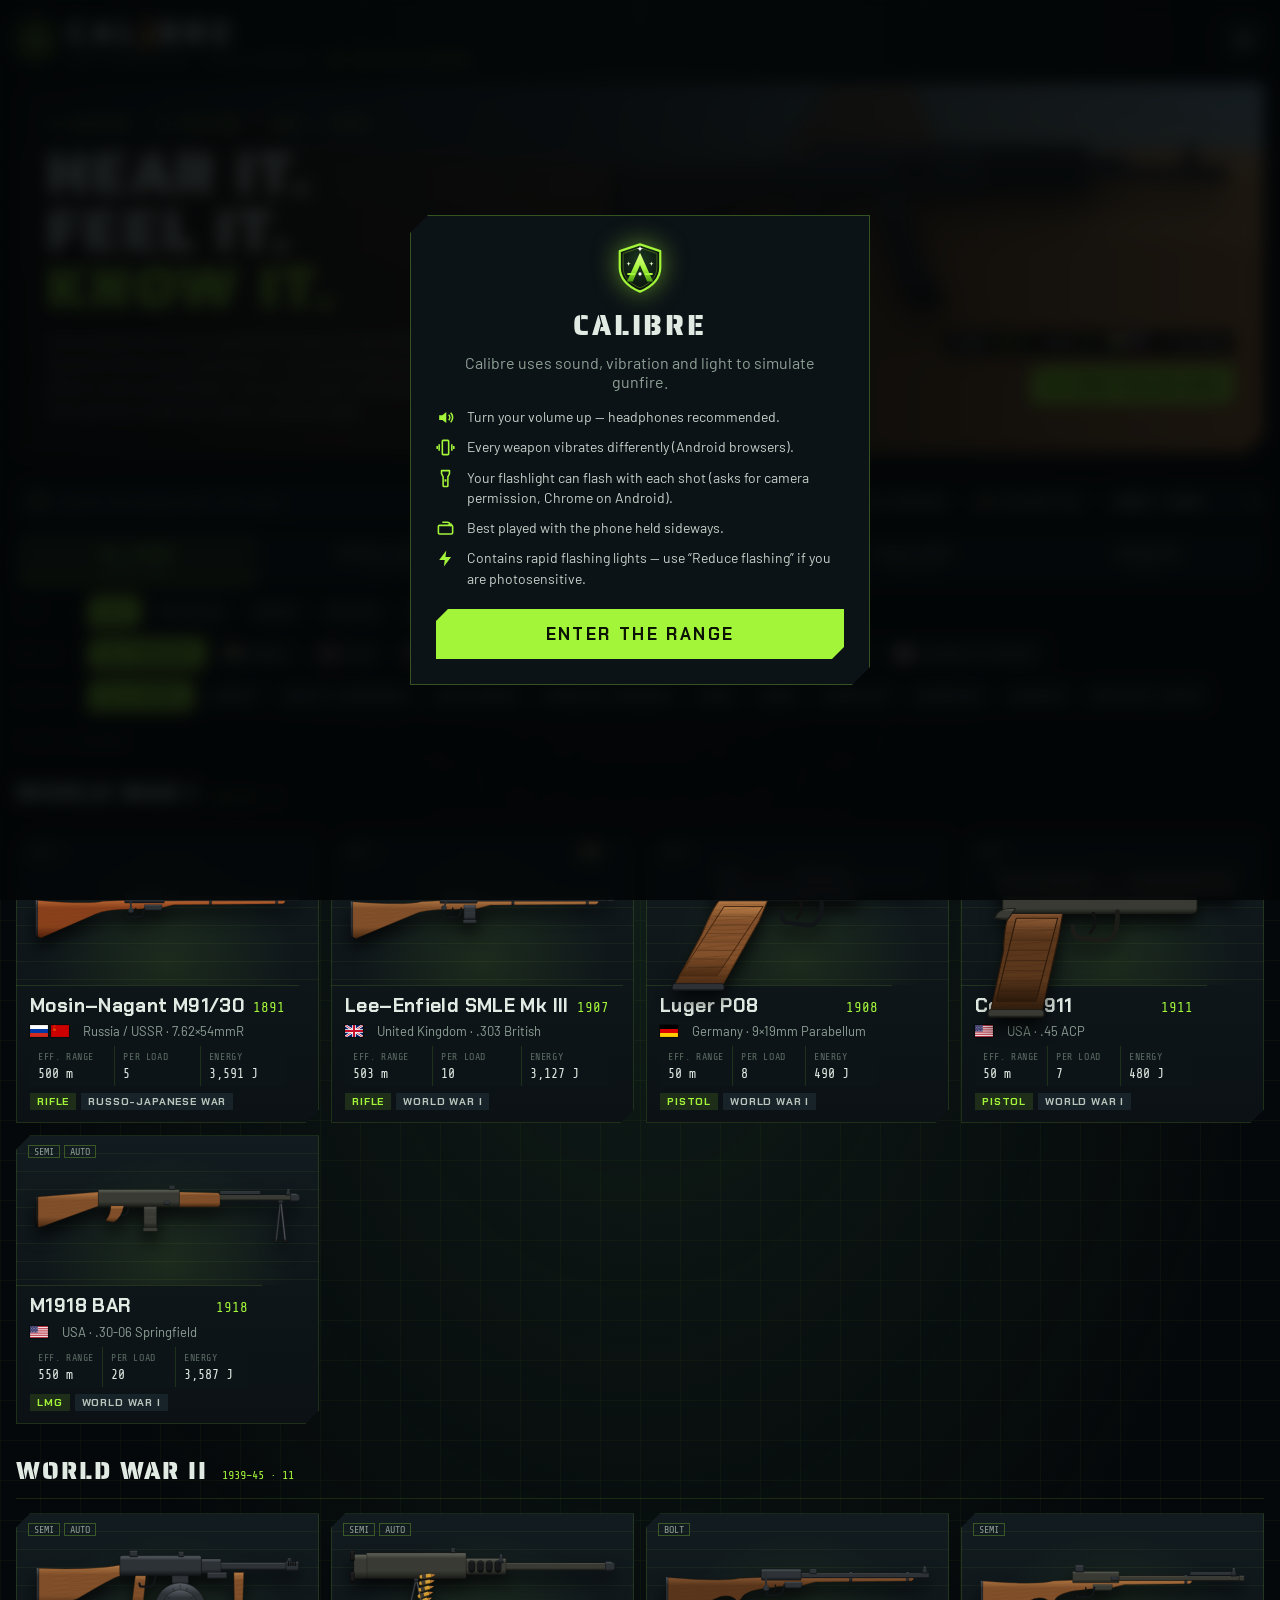
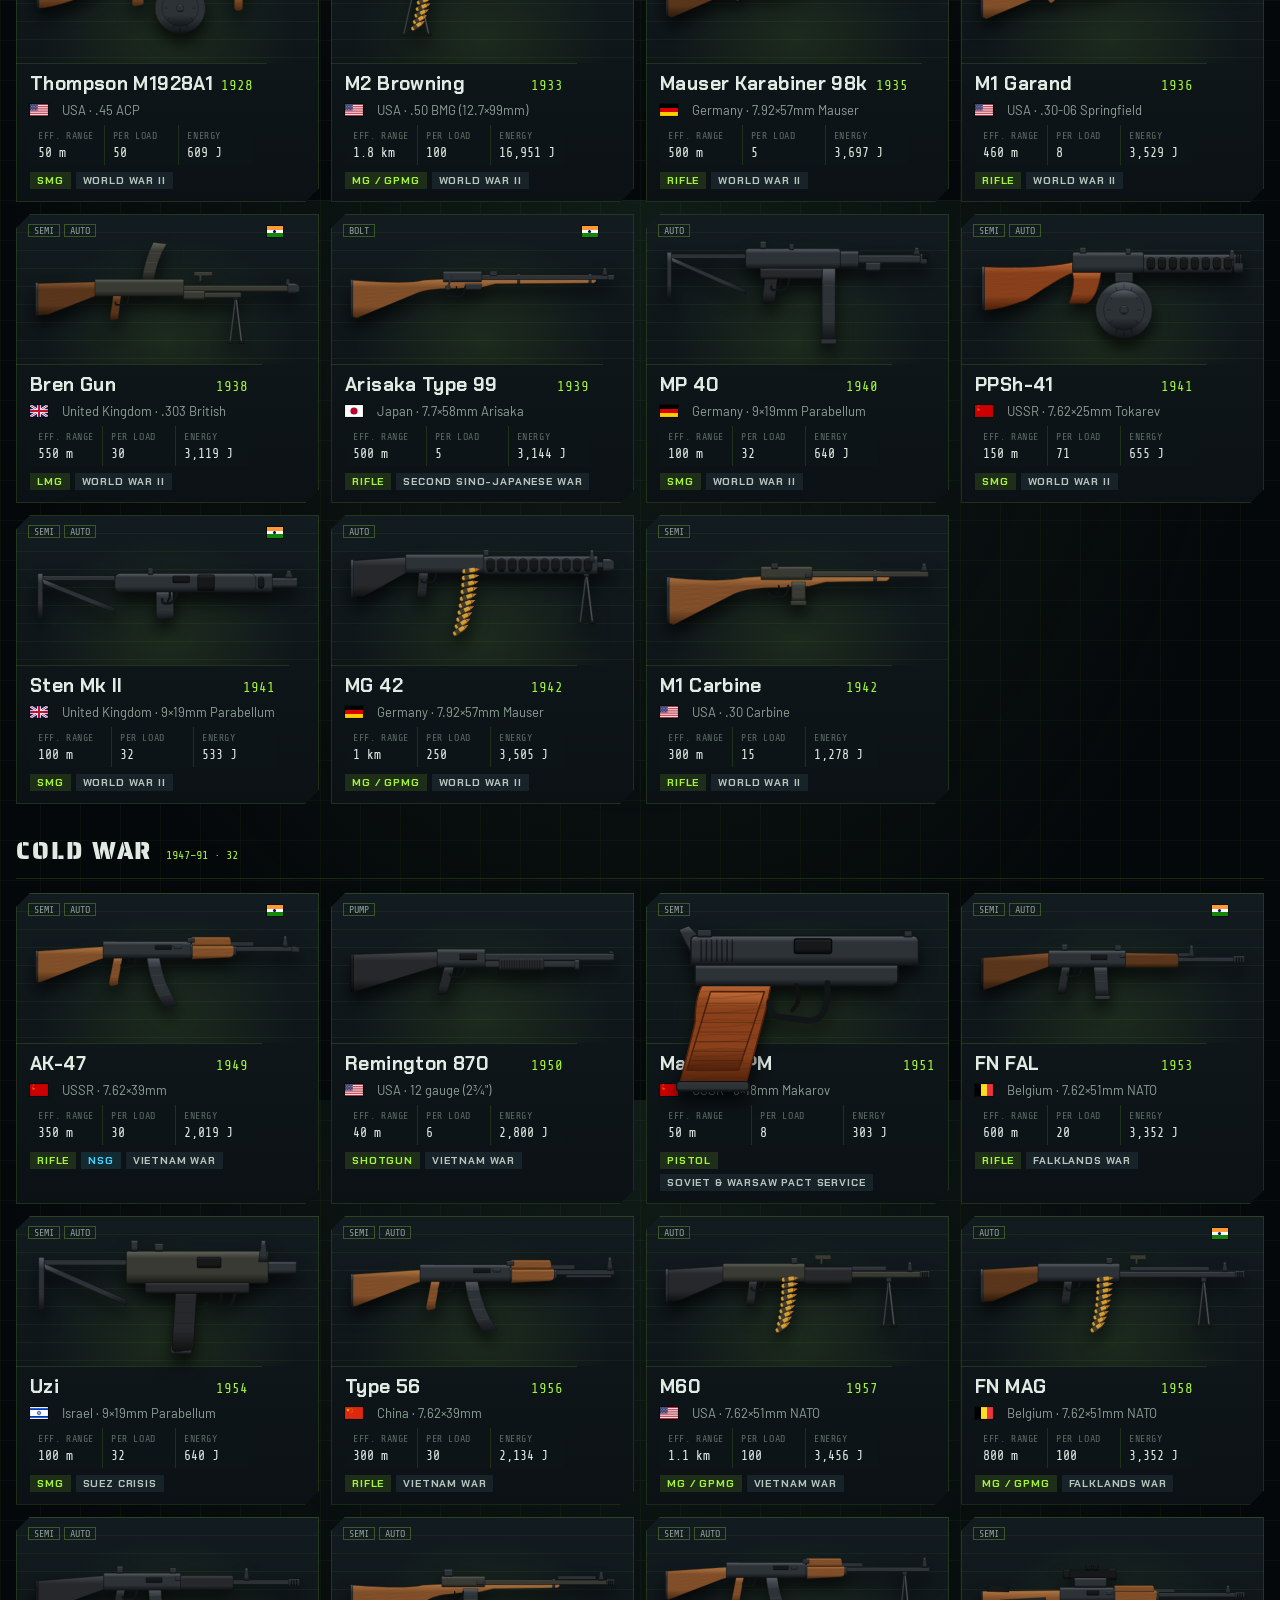
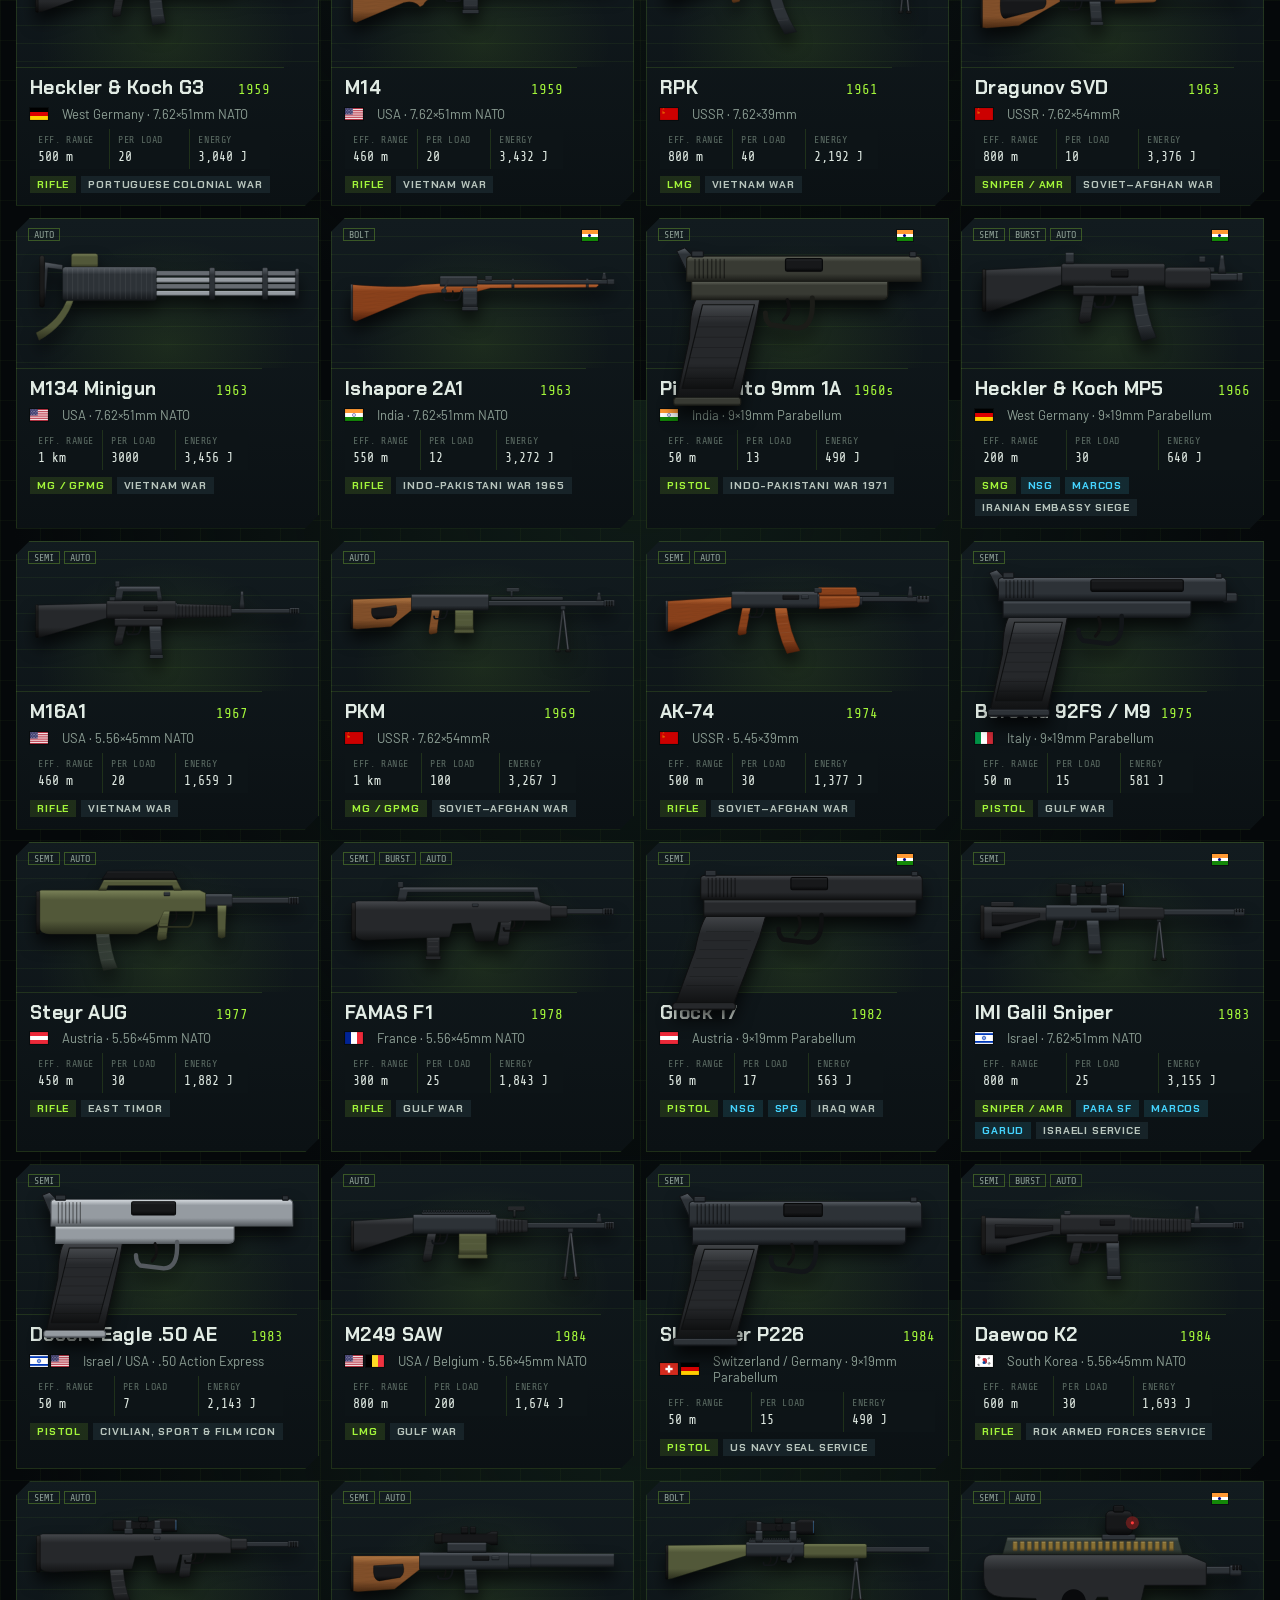
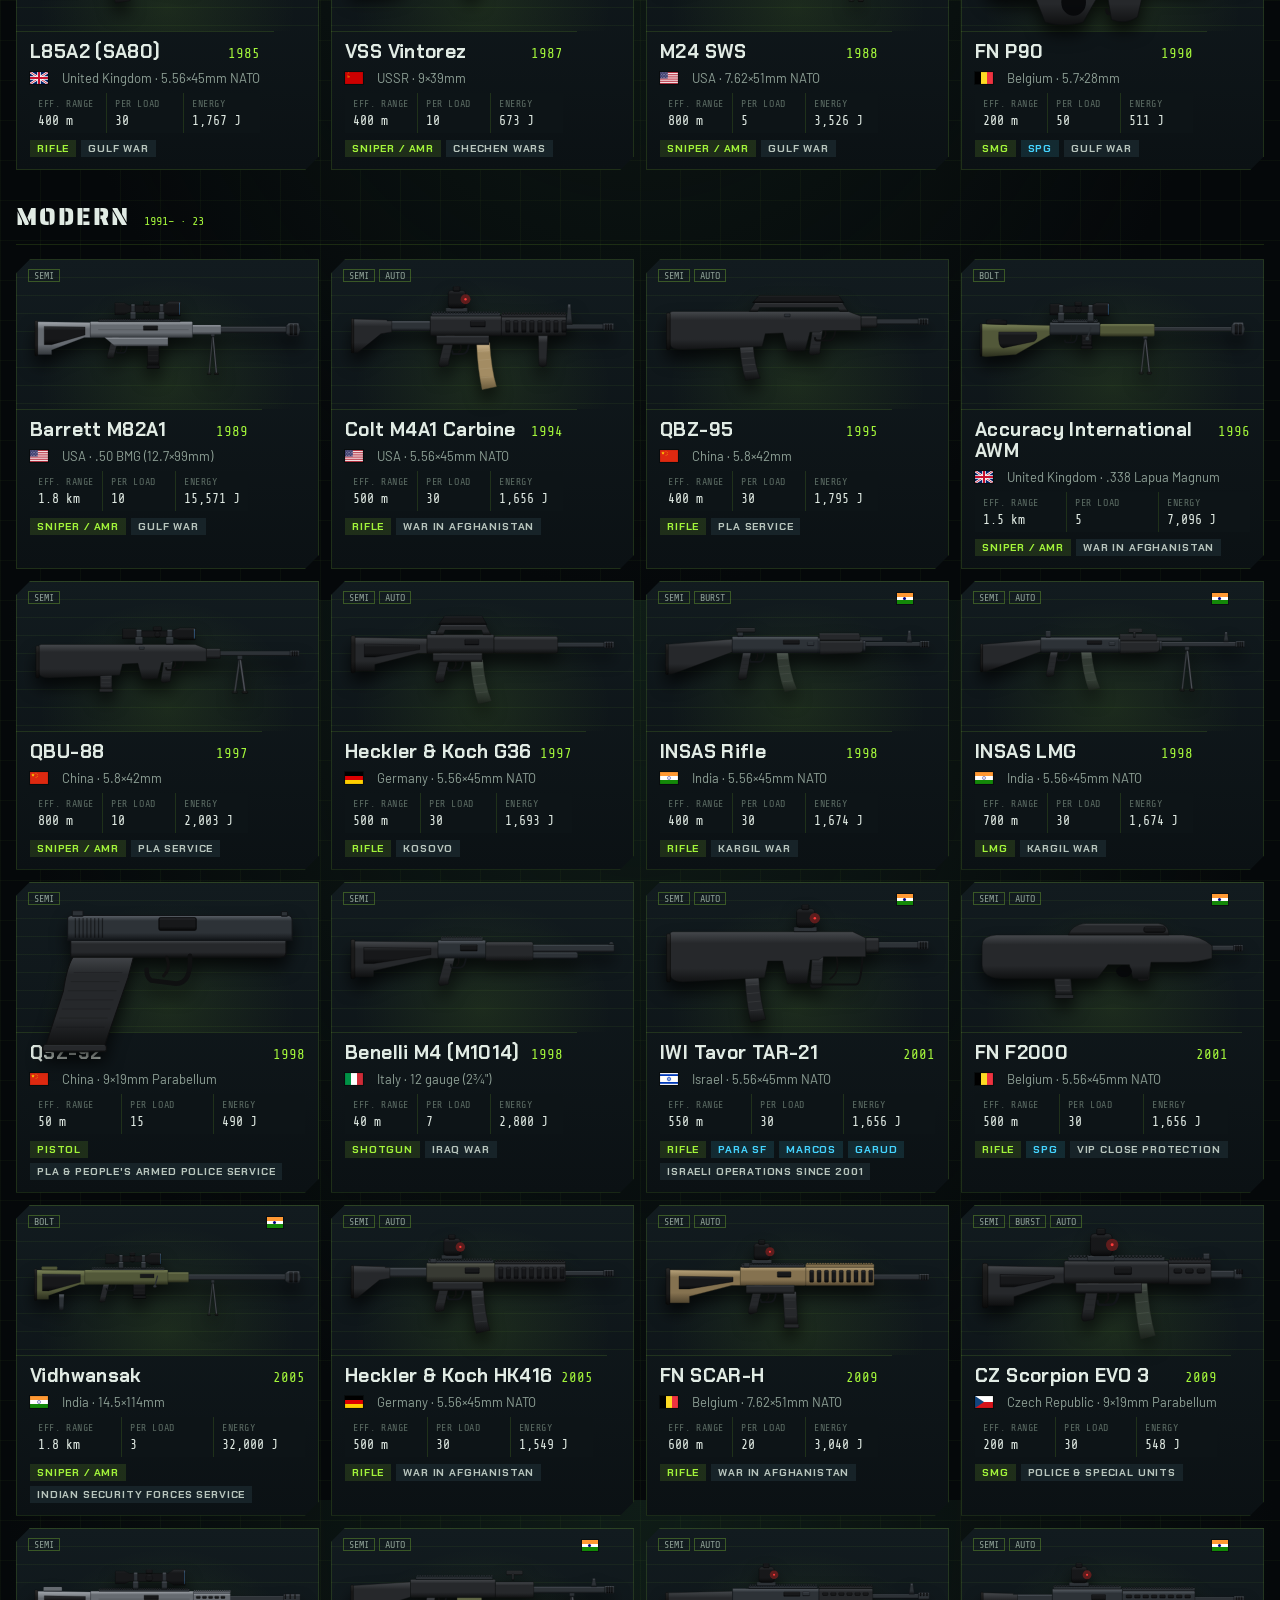
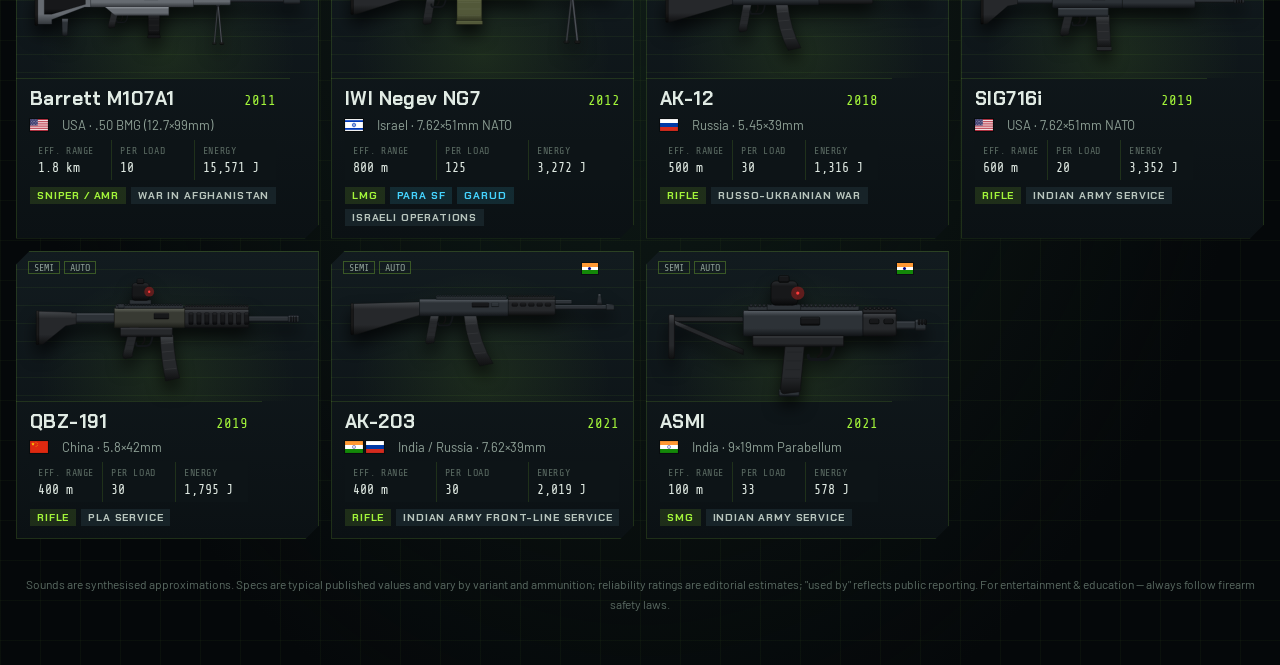
<file: index.html>
<!doctype html>
<html lang="en">
<head>
  <meta charset="utf-8" />
  <meta name="viewport" content="width=device-width, initial-scale=1, viewport-fit=cover" />
  <title>Calibre — Gun Simulator &amp; Field Manual · ARTIN Studios</title>
  <meta name="description" content="Calibre by ARTIN Studios — Realistic gun sound simulator with per-weapon vibration and flashlight effects, plus a field manual of famous firearms — including Indian service weapons." />
  <meta name="theme-color" content="#06090b" />
  <link rel="manifest" href="manifest.webmanifest" />
  <link rel="icon" href="icons/icon.svg" type="image/svg+xml" />
  <link rel="apple-touch-icon" href="icons/icon-192.png" />
  <meta name="mobile-web-app-capable" content="yes" />
  <meta name="apple-mobile-web-app-status-bar-style" content="black-translucent" />
  <link rel="stylesheet" href="css/fonts.css" />
  <link rel="stylesheet" href="css/app.css" />
</head>
<body>
  <svg width="0" height="0" style="position:absolute" aria-hidden="true">
    <defs>
      <symbol id="i-back" viewBox="0 0 24 24"><path d="M15 5l-7 7 7 7" fill="none" stroke="currentColor" stroke-width="2.4" stroke-linecap="square"/></symbol>
      <symbol id="i-next" viewBox="0 0 24 24"><path d="M9 5l7 7-7 7" fill="none" stroke="currentColor" stroke-width="2.4" stroke-linecap="square"/></symbol>
      <symbol id="i-intel" viewBox="0 0 24 24"><path d="M4 4h16v16H4z" fill="none" stroke="currentColor" stroke-width="2"/><path d="M8 9h8M8 13h8M8 17h5" stroke="currentColor" stroke-width="2"/></symbol>
      <symbol id="i-star" viewBox="0 0 24 24"><path d="M12 3l2.7 5.6 6.1.9-4.4 4.3 1 6.1L12 17l-5.4 2.9 1-6.1-4.4-4.3 6.1-.9z" fill="currentColor"/></symbol>
      <symbol id="i-star-o" viewBox="0 0 24 24"><path d="M12 3l2.7 5.6 6.1.9-4.4 4.3 1 6.1L12 17l-5.4 2.9 1-6.1-4.4-4.3 6.1-.9z" fill="none" stroke="currentColor" stroke-width="1.8" stroke-linejoin="round"/></symbol>
      <symbol id="i-gear" viewBox="0 0 24 24"><path d="M12 8.5a3.5 3.5 0 100 7 3.5 3.5 0 000-7z" fill="none" stroke="currentColor" stroke-width="2"/><path d="M19.4 13.5l1.6 1.2-1.8 3.1-1.9-.7a7 7 0 01-1.7 1l-.3 2h-3.6l-.3-2a7 7 0 01-1.7-1l-1.9.7-1.8-3.1 1.6-1.2a7 7 0 010-2l-1.6-1.2 1.8-3.1 1.9.7a7 7 0 011.7-1l.3-2h3.6l.3 2a7 7 0 011.7 1l1.9-.7 1.8 3.1-1.6 1.2a7 7 0 010 2z" fill="none" stroke="currentColor" stroke-width="1.6" stroke-linejoin="round"/></symbol>
      <symbol id="i-full" viewBox="0 0 24 24"><path d="M4 9V4h5M15 4h5v5M20 15v5h-5M9 20H4v-5" fill="none" stroke="currentColor" stroke-width="2.2"/></symbol>
      <symbol id="i-sound" viewBox="0 0 24 24"><path d="M4 9h4l5-4v14l-5-4H4z" fill="currentColor"/><path d="M16 8.5a5 5 0 010 7M18.5 6a8.5 8.5 0 010 12" fill="none" stroke="currentColor" stroke-width="2"/></symbol>
      <symbol id="i-vibe" viewBox="0 0 24 24"><rect x="8" y="3" width="8" height="18" rx="1" fill="none" stroke="currentColor" stroke-width="2"/><path d="M4 8v8M20 8v8M1.5 10v4M22.5 10v4" stroke="currentColor" stroke-width="2"/></symbol>
      <symbol id="i-flash" viewBox="0 0 24 24"><path d="M13 2L4 14h7l-1 8 9-12h-7z" fill="currentColor"/></symbol>
      <symbol id="i-torch" viewBox="0 0 24 24"><path d="M7 2h10v4l-2 4v11a1 1 0 01-1 1h-4a1 1 0 01-1-1V10L7 6z" fill="none" stroke="currentColor" stroke-width="2" stroke-linejoin="round"/><path d="M12 13v3" stroke="currentColor" stroke-width="2.4"/></symbol>
      <symbol id="i-shake" viewBox="0 0 24 24"><rect x="7" y="4" width="10" height="16" rx="1" transform="rotate(-12 12 12)" fill="none" stroke="currentColor" stroke-width="2"/><path d="M3 7l-1 3M21 14l1 3M4 15l-1 2M20 6l1-2" stroke="currentColor" stroke-width="2"/></symbol>
      <symbol id="i-map" viewBox="0 0 24 24"><path d="M2 19l6-10 4 6 3-4 7 8z" fill="none" stroke="currentColor" stroke-width="2" stroke-linejoin="round"/><circle cx="17" cy="6" r="2.4" fill="currentColor"/></symbol>
      <symbol id="i-reload" viewBox="0 0 24 24"><path d="M20 12a8 8 0 11-2.3-5.6" fill="none" stroke="currentColor" stroke-width="2.4"/><path d="M20 4v5h-5" fill="none" stroke="currentColor" stroke-width="2.4"/></symbol>
      <symbol id="i-search" viewBox="0 0 24 24"><circle cx="11" cy="11" r="7" fill="none" stroke="currentColor" stroke-width="2.2"/><path d="M20 20l-4-4" stroke="currentColor" stroke-width="2.4"/></symbol>
      <symbol id="i-close" viewBox="0 0 24 24"><path d="M6 6l12 12M18 6L6 18" stroke="currentColor" stroke-width="2.4"/></symbol>
      <symbol id="i-play" viewBox="0 0 24 24"><path d="M7 4l13 8-13 8z" fill="currentColor"/></symbol>
      <symbol id="i-lock" viewBox="0 0 24 24"><rect x="5" y="10.5" width="14" height="10" rx="1.5" fill="currentColor"/><path d="M8 10.5V8a4 4 0 018 0v2.5" fill="none" stroke="currentColor" stroke-width="2.2"/></symbol>
      <symbol id="i-crown" viewBox="0 0 24 24"><path d="M3 7l4.5 4L12 4l4.5 7L21 7l-2 12H5z" fill="none" stroke="currentColor" stroke-width="2" stroke-linejoin="round"/></symbol>
      <symbol id="i-ad" viewBox="0 0 24 24"><rect x="3" y="5" width="18" height="14" rx="2" fill="none" stroke="currentColor" stroke-width="2"/><path d="M10 9l5 3-5 3z" fill="currentColor"/></symbol>
      <symbol id="i-rotate" viewBox="0 0 24 24"><rect x="3" y="8" width="18" height="11" rx="1.5" fill="none" stroke="currentColor" stroke-width="2"/><path d="M8 4h6a4 4 0 014 4" fill="none" stroke="currentColor" stroke-width="2"/><path d="M16 6l2 2 2-2" fill="none" stroke="currentColor" stroke-width="2"/></symbol>
      <linearGradient id="mk-a" x1="0" y1="0" x2="0" y2="1"><stop offset="0" stop-color="#e2ff8c"/><stop offset=".55" stop-color="#a3f53a"/><stop offset="1" stop-color="#4f9e12"/></linearGradient>
      <radialGradient id="mk-bg" cx=".5" cy=".38" r=".7"><stop offset="0" stop-color="#1d3a22"/><stop offset="1" stop-color="#060a07"/></radialGradient>
      <symbol id="i-mark" viewBox="0 0 64 64"><path class="m-fill" d="M32 4 L56 12 V31 C56 45 46 54 32 60 C18 54 8 45 8 31 V12 Z" fill="url(#mk-bg)"/>
        <path class="m-shield" pathLength="1" d="M32 4 L56 12 V31 C56 45 46 54 32 60 C18 54 8 45 8 31 V12 Z" fill="none" stroke="#a3f53a" stroke-width="2.6" stroke-linejoin="round"/>
        <path class="m-inner" pathLength="1" d="M32 8 L52 14.8 V31 C52 43 43.5 50.7 32 55.6 C20.5 50.7 12 43 12 31 V14.8 Z" fill="none" stroke="#a3f53a" stroke-width=".8" opacity=".45"/>
        <path class="m-a" d="M32 14 L47.5 48 L40.5 48 L32 28.5 L23.5 48 L16.5 48 Z" fill="url(#mk-a)"/>
        <path class="m-bar" pathLength="1" d="M17 39 H26.2 M37.8 39 H47" fill="none" stroke="#a3f53a" stroke-width="2.4"/>
        <circle class="m-dot" cx="32" cy="39" r="1.9" fill="#fff"/>
        <path class="m-star s1" d="M32 4.999999999999999 Q32 9.2 36.2 9.2 Q32 9.2 32 13.399999999999999 Q32 9.2 27.8 9.2 Q32 9.2 32 4.999999999999999 Z" fill="#fff"/>
        <path class="m-star s2" d="M18.5 24.4 Q18.5 27 21.1 27 Q18.5 27 18.5 29.6 Q18.5 27 15.9 27 Q18.5 27 18.5 24.4 Z" fill="#e9ffc8"/>
        <path class="m-star s3" d="M45.5 24.4 Q45.5 27 48.1 27 Q45.5 27 45.5 29.6 Q45.5 27 42.9 27 Q45.5 27 45.5 24.4 Z" fill="#e9ffc8"/></symbol>
      <symbol id="i-bullet" viewBox="0 0 10 40"><path d="M5 0 Q10 8 9.4 14 L9.4 16 L0.6 16 L0.6 14 Q0 8 5 0Z" fill="#c26d3a"/><rect x="0.6" y="16" width="8.8" height="22" fill="#d6a84a"/><rect x="0" y="37" width="10" height="3" fill="#a07a2a"/></symbol>
      <symbol id="i-logo" viewBox="0 0 32 32"><path d="M16 2l12 7v14l-12 7-12-7V9z" fill="none" stroke="currentColor" stroke-width="2"/><circle cx="16" cy="16" r="6" fill="none" stroke="currentColor" stroke-width="2"/><path d="M16 6v5M16 21v5M6 16h5M21 16h5" stroke="currentColor" stroke-width="2"/><circle cx="16" cy="16" r="1.8" fill="currentColor"/></symbol>
    </defs>
  </svg>

  <!-- ============================== SPLASH ============================== -->
  <div class="splash" id="splash" aria-hidden="true">
    <div class="splash-in">
      <svg class="splash-mark" viewBox="0 0 64 64"><path class="m-fill" d="M32 4 L56 12 V31 C56 45 46 54 32 60 C18 54 8 45 8 31 V12 Z" fill="url(#mk-bg)"/>
        <path class="m-shield" pathLength="1" d="M32 4 L56 12 V31 C56 45 46 54 32 60 C18 54 8 45 8 31 V12 Z" fill="none" stroke="#a3f53a" stroke-width="2.6" stroke-linejoin="round"/>
        <path class="m-inner" pathLength="1" d="M32 8 L52 14.8 V31 C52 43 43.5 50.7 32 55.6 C20.5 50.7 12 43 12 31 V14.8 Z" fill="none" stroke="#a3f53a" stroke-width=".8" opacity=".45"/>
        <path class="m-a" d="M32 14 L47.5 48 L40.5 48 L32 28.5 L23.5 48 L16.5 48 Z" fill="url(#mk-a)"/>
        <path class="m-bar" pathLength="1" d="M17 39 H26.2 M37.8 39 H47" fill="none" stroke="#a3f53a" stroke-width="2.4"/>
        <circle class="m-dot" cx="32" cy="39" r="1.9" fill="#fff"/>
        <path class="m-star s1" d="M32 4.999999999999999 Q32 9.2 36.2 9.2 Q32 9.2 32 13.399999999999999 Q32 9.2 27.8 9.2 Q32 9.2 32 4.999999999999999 Z" fill="#fff"/>
        <path class="m-star s2" d="M18.5 24.4 Q18.5 27 21.1 27 Q18.5 27 18.5 29.6 Q18.5 27 15.9 27 Q18.5 27 18.5 24.4 Z" fill="#e9ffc8"/>
        <path class="m-star s3" d="M45.5 24.4 Q45.5 27 48.1 27 Q45.5 27 45.5 29.6 Q45.5 27 42.9 27 Q45.5 27 45.5 24.4 Z" fill="#e9ffc8"/></svg>
      <div class="splash-studio">ARTIN <span>STUDIOS</span></div>
      <div class="splash-game wordmark">CAL<svg class="bi"><use href="#i-bullet"/></svg>BRE</div>
    </div>
  </div>

  <!-- ============================== ARMORY ============================== -->
  <main id="view-armory" class="view" aria-label="Armory">
    <header class="arm-head">
      <div class="brand">
        <svg class="brand-mark"><use href="#i-mark"/></svg>
        <div><h1 class="wordmark">CAL<svg class="bi"><use href="#i-bullet"/></svg>BRE</h1><p>Gun simulator · Field manual · <b>by ARTIN Studios</b></p></div>
      </div>
      <div class="head-actions">
        <button class="store-btn" data-action="store" hidden><svg><use href="#i-crown"/></svg><span>Store</span></button>
        <button class="icon-btn" data-action="settings" aria-label="Settings"><svg><use href="#i-gear"/></svg></button>
      </div>
    </header>

    <section class="hero" id="hero">
      <div class="hero-scene" id="hero-scene"></div>
      <div class="hero-copy">
        <span class="eyebrow"><span id="stat-count">0</span> weapons · <span id="stat-countries">0</span> nations · 1891 → today</span>
        <h2>Hear it.<br />Feel it.<br /><em>Know it.</em></h2>
        <p>Every weapon has its own synthesised report, its own vibration signature and its own muzzle flash — mirrored through your phone's motor and flashlight. Then study range, ammunition, heat and how it holds up in desert, snow or jungle.</p>
      </div>
      <button class="hero-feat" id="hero-feat"></button>
    </section>

    <section class="filters" aria-label="Filters">
      <div class="filter-top">
        <label class="search"><svg><use href="#i-search"/></svg><input id="q" type="search" placeholder="Search: AK, Kargil, NSG, 7.62, India…" autocomplete="off" /></label>
        <button class="chip chip-india" id="india-only" aria-pressed="false"><i class="tri"></i>Indian service &amp; origin</button>
        <button class="chip chip-fav" id="fav-only" aria-pressed="false"><svg><use href="#i-star"/></svg>Favorites</button>
        <select id="sort" aria-label="Sort">
          <option value="year">Sort · Year</option>
          <option value="name">Sort · Name</option>
          <option value="range">Sort · Range</option>
          <option value="energy">Sort · Power</option>
          <option value="rpm">Sort · Fire rate</option>
          <option value="recoil">Sort · Recoil</option>
        </select>
      </div>
      <div class="seg" id="era-tabs" role="tablist" aria-label="Era"></div>
      <div class="frow"><span class="flabel">Type</span><div class="chips" id="type-chips" role="group" aria-label="Type"></div></div>
      <div class="frow"><span class="flabel">Origin</span><div class="chips" id="region-chips" role="group" aria-label="Origin"></div></div>
      <div class="frow"><span class="flabel">Used by</span><div class="chips" id="user-chips" role="group" aria-label="Used by"></div></div>
    </section>

    <p class="result-count" id="result-count"></p>
    <section id="grid" class="grid" aria-live="polite"></section>
    <p class="empty" id="empty" hidden>No weapons match those filters.</p>

    <footer class="foot">
      <p>Sounds are synthesised approximations. Specs are typical published values and vary by variant and ammunition; reliability ratings are editorial estimates; "used by" reflects public reporting. For entertainment &amp; education — always follow firearm safety laws.</p>
    </footer>
  </main>

  <!-- ============================== SIMULATOR ============================== -->
  <main id="view-sim" class="view" hidden aria-label="Simulator">
    <section class="stage" id="stage">
      <div class="scene" id="scene"></div>
      <canvas id="weather" class="weather"></canvas>
      <div class="vignette"></div>
      <div class="gun-shadow" id="gun-shadow"></div>
      <div class="gun-wrap" id="gun-wrap"></div>
      <canvas id="fx" class="fx"></canvas>
      <i class="bracket tl"></i><i class="bracket tr"></i><i class="bracket bl"></i><i class="bracket br"></i>

      <header class="sim-top">
        <div class="sim-left">
          <button class="icon-btn" data-action="back" aria-label="Back to armory"><svg><use href="#i-back"/></svg></button>
          <button class="icon-btn" data-action="info" aria-label="Field manual"><svg><use href="#i-intel"/></svg></button>
          <button class="icon-btn fav" data-action="fav" aria-label="Favorite"><svg><use href="#i-star-o"/></svg></button>
        </div>
        <div class="sim-title">
          <h1 id="w-name">—</h1>
          <p id="w-meta"></p>
        </div>
        <div class="sim-right" role="toolbar" aria-label="Effects">
          <button class="tog" data-tog="sound" aria-label="Sound" title="Sound"><svg><use href="#i-sound"/></svg></button>
          <button class="tog" data-tog="vibrate" aria-label="Vibration" title="Vibration"><svg><use href="#i-vibe"/></svg></button>
          <button class="tog" data-tog="flash" aria-label="Screen flash" title="Screen flash"><svg><use href="#i-flash"/></svg></button>
          <button class="tog" data-tog="torch" aria-label="Flashlight" title="Camera flashlight"><svg><use href="#i-torch"/></svg></button>
          <button class="tog" data-tog="shake" aria-label="Shake to fire" title="Shake to fire"><svg><use href="#i-shake"/></svg></button>
          <span class="divider"></span>
          <button class="icon-btn" data-action="scenes" aria-label="Environment" title="Environment"><svg><use href="#i-map"/></svg></button>
          <button class="icon-btn" data-action="settings" aria-label="Settings"><svg><use href="#i-gear"/></svg></button>
          <button class="icon-btn" data-action="fullscreen" aria-label="Fullscreen"><svg><use href="#i-full"/></svg></button>
        </div>
      </header>

      <aside class="intel" id="intel" aria-label="Key points"></aside>
      <button class="env-tag" id="env-tag" data-action="scenes"></button>

      <button class="nav prev" data-action="prev" aria-label="Previous weapon"><svg><use href="#i-back"/></svg></button>
      <button class="nav next" data-action="next" aria-label="Next weapon"><svg><use href="#i-next"/></svg></button>
      <div class="hint" id="hint">Tap &amp; hold the weapon to fire</div>
      <div class="reload-banner" id="reload-banner" hidden>EMPTY — RELOAD</div>
      <div class="lock" id="lock" hidden>
        <svg><use href="#i-lock"/></svg>
        <b>Premium weapon</b>
        <span>The field manual is free — unlock to fire</span>
        <button class="btn-primary" data-action="unlock-gun">Unlock</button>
      </div>
    </section>

    <section class="hud">
      <div class="modes" id="modes" role="radiogroup" aria-label="Fire mode"></div>
      <div class="ammo">
        <div class="ammo-strip" id="ammo-strip"></div>
        <div class="ammo-meta"><span id="ammo-count">0 / 0</span><span id="ammo-cal"></span><span id="heat-wrap" title="Barrel heat"><b>HEAT</b><i class="heat"><i id="heat"></i></i></span></div>
      </div>
      <div class="hud-actions">
        <div class="rmode" role="group" aria-label="Reload mode"><span>RELOAD</span><div><button data-action="rmode" data-rmode="manual" aria-pressed="true" title="You reload by tapping RELOAD (or R)">MANUAL</button><button data-action="rmode" data-rmode="auto" aria-pressed="false" title="Reloads automatically when empty">AUTO</button></div></div>
        <button class="reload" data-action="reload" aria-label="Reload"><svg><use href="#i-reload"/></svg><span>Reload</span><i class="ring"></i></button>
        <button class="trigger" id="trigger" aria-label="Fire"><span>FIRE</span></button>
      </div>
    </section>

    <aside class="manual" id="manual" aria-label="Field manual">
      <div class="manual-handle" data-action="info"></div>
      <header class="manual-head">
        <h2 id="manual-title">Field manual</h2>
        <button class="icon-btn sm" data-action="info" aria-label="Close"><svg><use href="#i-close"/></svg></button>
      </header>
      <nav class="tabs" id="tabs" role="tablist">
        <button role="tab" data-tab="intel" aria-selected="true">Key points</button>
        <button role="tab" data-tab="overview">History</button>
        <button role="tab" data-tab="how">Mechanism</button>
        <button role="tab" data-tab="feel">Feel</button>
      </nav>
      <div class="tab-body" id="tab-body"></div>
    </aside>
    <div class="flash-overlay" id="flash-overlay"></div>

    <div class="rotate" id="rotate" hidden>
      <svg><use href="#i-rotate"/></svg>
      <p>Rotate your phone for the full range experience</p>
      <button class="btn-ghost" id="rotate-skip">Continue in portrait</button>
    </div>
  </main>

  <!-- ============================== DIALOGS ============================== -->
  <dialog id="scenes" class="sheet wide">
    <form method="dialog">
      <header><h2>Environment</h2><button class="icon-btn sm" value="close" aria-label="Close"><svg><use href="#i-close"/></svg></button></header>
      <p class="set-note">Changes the backdrop, echo, what the cases land on, weather — and shows how reliable the current weapon is there.</p>
      <div class="scene-grid" id="scene-grid"></div>
    </form>
  </dialog>

  <dialog id="unlock" class="sheet">
    <form method="dialog">
      <header><h2 id="unlock-title">Unlock</h2><button class="icon-btn sm" value="close" aria-label="Close"><svg><use href="#i-close"/></svg></button></header>
      <p class="set-note" id="unlock-note"></p>
      <div class="offers" id="unlock-offers"></div>
    </form>
  </dialog>

  <dialog id="store" class="sheet">
    <form method="dialog">
      <header><h2>Store</h2><button class="icon-btn sm" value="close" aria-label="Close"><svg><use href="#i-close"/></svg></button></header>
      <p class="set-note">One-time purchases — yours forever on this Google account. Prices are shown in your currency by Google Play.</p>
      <div class="offers" id="store-offers"></div>
      <div class="store-foot">
        <button class="btn-ghost" type="button" data-action="restore">Restore purchases</button>
        <button class="btn-ghost" type="button" data-action="privacy-options" id="privacy-options" hidden>Ad privacy choices</button>
        <a class="btn-ghost" href="privacy.html" target="_blank" rel="noopener">Privacy policy</a>
      </div>
    </form>
  </dialog>

  <dialog id="settings" class="sheet">
    <form method="dialog">
      <header><h2>Settings</h2><button class="icon-btn sm" value="close" aria-label="Close"><svg><use href="#i-close"/></svg></button></header>
      <div class="set-grid">
        <label class="set"><span>Gun volume</span><input type="range" id="s-volume" min="0" max="1" step="0.05" /></label>
        <label class="set"><span>Ambient sound</span><input type="range" id="s-amb" min="0" max="1" step="0.05" /></label>
        <label class="set"><span>Vibration strength</span><input type="range" id="s-haptic" min="0.4" max="1.6" step="0.1" /></label>
        <label class="set sw"><span>Infinite ammo</span><input type="checkbox" id="s-infinite" /></label>
        <label class="set sw"><span>Auto reload when empty</span><input type="checkbox" id="s-autoreload" /></label>
        <label class="set sw"><span>Recoil &amp; camera shake</span><input type="checkbox" id="s-recoil" /></label>
        <label class="set sw"><span>Shell casings &amp; smoke</span><input type="checkbox" id="s-particles" /></label>
        <label class="set sw"><span>Weather effects</span><input type="checkbox" id="s-weather" /></label>
        <label class="set sw"><span>Reduce flashing (photosensitivity)</span><input type="checkbox" id="s-softflash" /></label>
      </div>
      <div id="diag" hidden>
        <p class="set-note" id="cap-note"></p>
        <p class="set-note" id="ad-note" hidden></p>
      </div>
      <p class="set-version" id="app-version" title="Tap 5 times for diagnostics"></p>
      <p class="set-keys"><b>Keyboard:</b> <kbd>Space</kbd> fire · <kbd>R</kbd> reload · <kbd>M</kbd> mode · <kbd>←</kbd><kbd>→</kbd> switch · <kbd>E</kbd> environment · <kbd>I</kbd> manual · <kbd>F</kbd> fullscreen</p>
    </form>
  </dialog>

  <div class="gate" id="gate" hidden>
    <div class="gate-card">
      <svg class="gate-mark"><use href="#i-mark"/></svg>
      <h2>Calibre</h2>
      <p>Calibre uses sound, vibration and light to simulate gunfire.</p>
      <ul>
        <li><svg><use href="#i-sound"/></svg><span>Turn your volume up — headphones recommended.</span></li>
        <li><svg><use href="#i-vibe"/></svg><span id="gate-vibe">Every weapon vibrates differently (Android browsers).</span></li>
        <li><svg><use href="#i-torch"/></svg><span id="gate-torch">Your flashlight can flash with each shot (asks for camera permission, Chrome on Android).</span></li>
        <li><svg><use href="#i-rotate"/></svg><span>Best played with the phone held sideways.</span></li>
        <li><svg><use href="#i-flash"/></svg><span>Contains rapid flashing lights — use “Reduce flashing” if you are photosensitive.</span></li>
      </ul>
      <button class="btn-primary" id="gate-go">Enter the range</button>
    </div>
  </div>

  <div class="toast" id="toast" role="status" aria-live="polite"></div>
  <script type="module" src="js/app.js"></script>
</body>
</html>
</file>
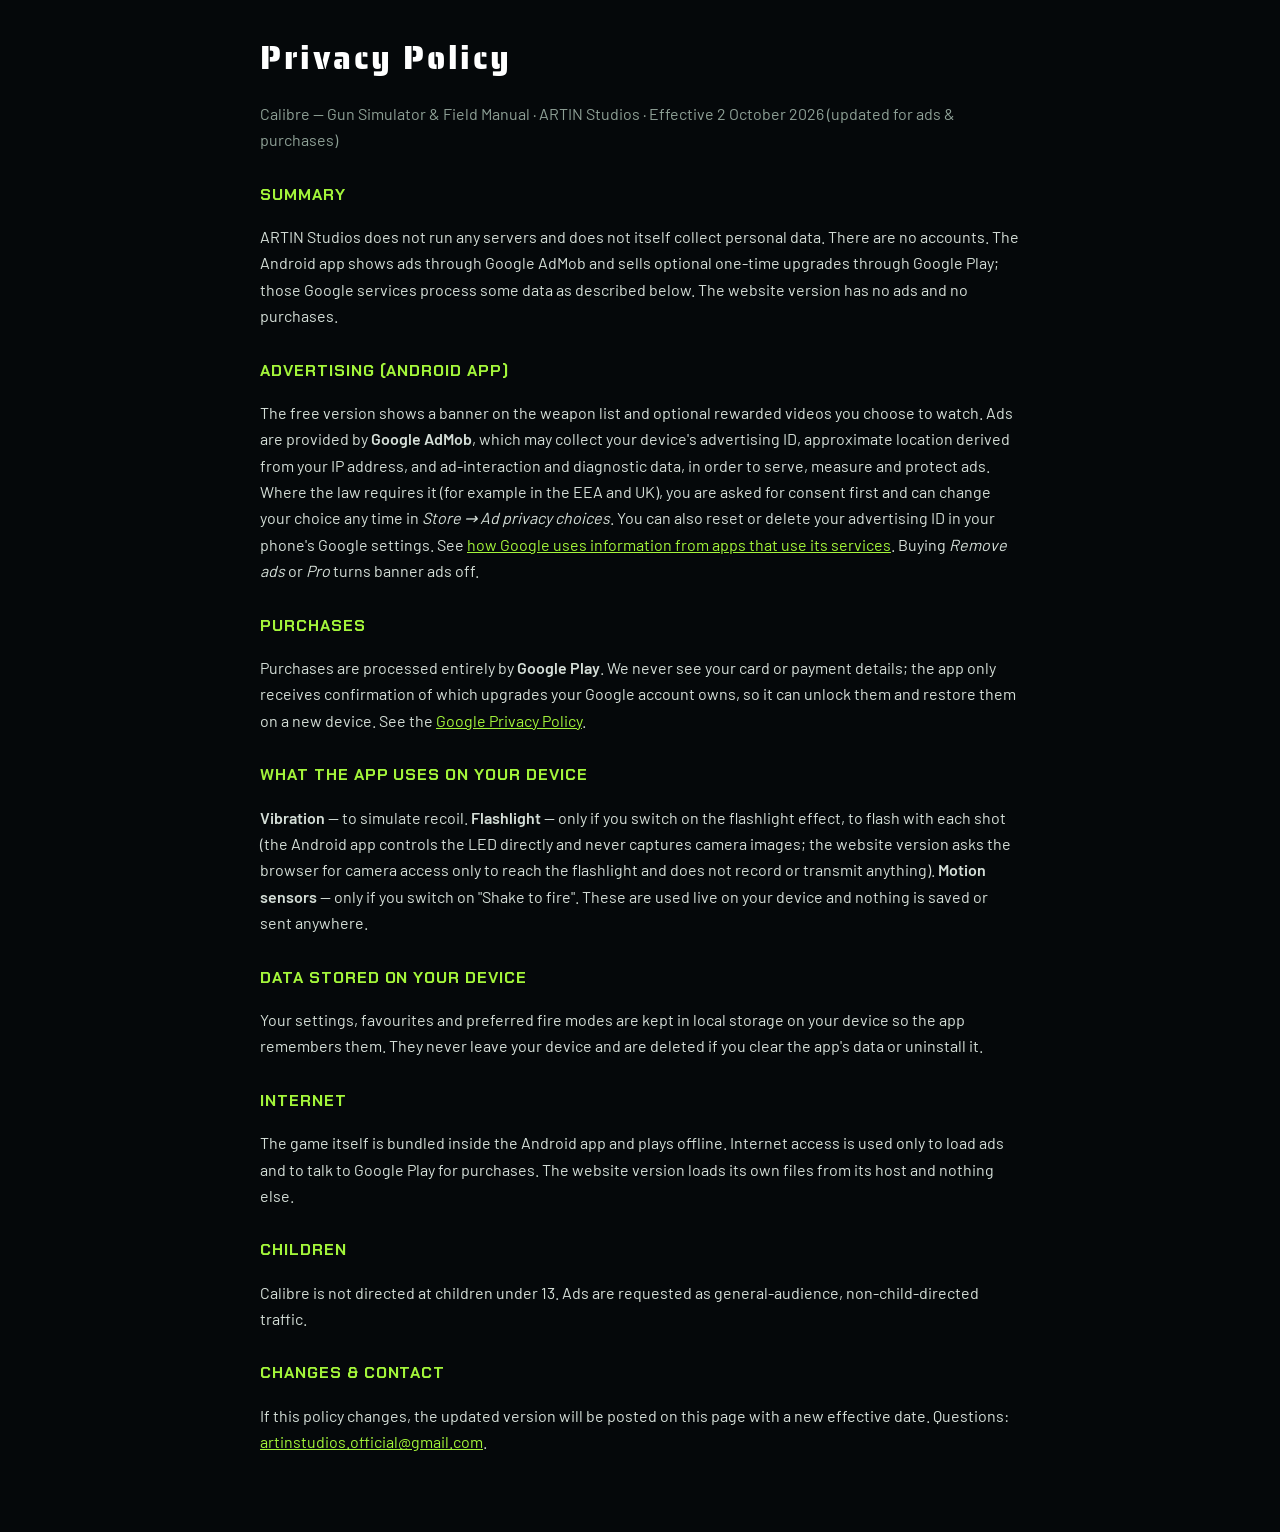
<file: privacy.html>
<!doctype html>
<html lang="en">
<head>
  <meta charset="utf-8" />
  <meta name="viewport" content="width=device-width, initial-scale=1" />
  <title>Privacy Policy — Calibre by ARTIN Studios</title>
  <link rel="stylesheet" href="css/fonts.css" />
  <style>
    body { margin: 0; background: #05080a; color: #d5dfd8; font: 16px/1.65 'Barlow', system-ui, sans-serif; }
    main { max-width: 760px; margin: 0 auto; padding: 32px 20px 60px; }
    h1 { font-family: 'Saira Stencil One', Impact, sans-serif; font-weight: 400; letter-spacing: .08em; color: #fff; margin: 0 0 4px; }
    h2 { font-family: 'Chakra Petch', sans-serif; color: #a3f53a; letter-spacing: .06em; text-transform: uppercase; font-size: 16px; margin: 28px 0 6px; }
    .muted { color: #8ea096; } a { color: #a3f53a; }
  </style>
</head>
<body>
<main>
  <h1>Privacy Policy</h1>
  <p class="muted">Calibre — Gun Simulator &amp; Field Manual · ARTIN Studios · Effective 2 October 2026 (updated for ads &amp; purchases)</p>

  <h2>Summary</h2>
  <p>ARTIN Studios does not run any servers and does not itself collect personal data. There are no accounts. The Android app shows ads through Google AdMob and sells optional one-time upgrades through Google Play; those Google services process some data as described below. The website version has no ads and no purchases.</p>

  <h2>Advertising (Android app)</h2>
  <p>The free version shows a banner on the weapon list and optional rewarded videos you choose to watch. Ads are provided by <b>Google AdMob</b>, which may collect your device's advertising ID, approximate location derived from your IP address, and ad-interaction and diagnostic data, in order to serve, measure and protect ads. Where the law requires it (for example in the EEA and UK), you are asked for consent first and can change your choice any time in <i>Store → Ad privacy choices</i>. You can also reset or delete your advertising ID in your phone's Google settings. See <a href="https://policies.google.com/technologies/partner-sites">how Google uses information from apps that use its services</a>. Buying <i>Remove ads</i> or <i>Pro</i> turns banner ads off.</p>

  <h2>Purchases</h2>
  <p>Purchases are processed entirely by <b>Google Play</b>. We never see your card or payment details; the app only receives confirmation of which upgrades your Google account owns, so it can unlock them and restore them on a new device. See the <a href="https://policies.google.com/privacy">Google Privacy Policy</a>.</p>

  <h2>What the app uses on your device</h2>
  <p><b>Vibration</b> — to simulate recoil. <b>Flashlight</b> — only if you switch on the flashlight effect, to flash with each shot (the Android app controls the LED directly and never captures camera images; the website version asks the browser for camera access only to reach the flashlight and does not record or transmit anything). <b>Motion sensors</b> — only if you switch on "Shake to fire". These are used live on your device and nothing is saved or sent anywhere.</p>

  <h2>Data stored on your device</h2>
  <p>Your settings, favourites and preferred fire modes are kept in local storage on your device so the app remembers them. They never leave your device and are deleted if you clear the app's data or uninstall it.</p>

  <h2>Internet</h2>
  <p>The game itself is bundled inside the Android app and plays offline. Internet access is used only to load ads and to talk to Google Play for purchases. The website version loads its own files from its host and nothing else.</p>

  <h2>Children</h2>
  <p>Calibre is not directed at children under 13. Ads are requested as general-audience, non-child-directed traffic.</p>

  <h2>Changes &amp; contact</h2>
  <p>If this policy changes, the updated version will be posted on this page with a new effective date. Questions: <a href="mailto:artinstudios.official@gmail.com">artinstudios.official@gmail.com</a>.</p>
</main>
</body>
</html>
</file>
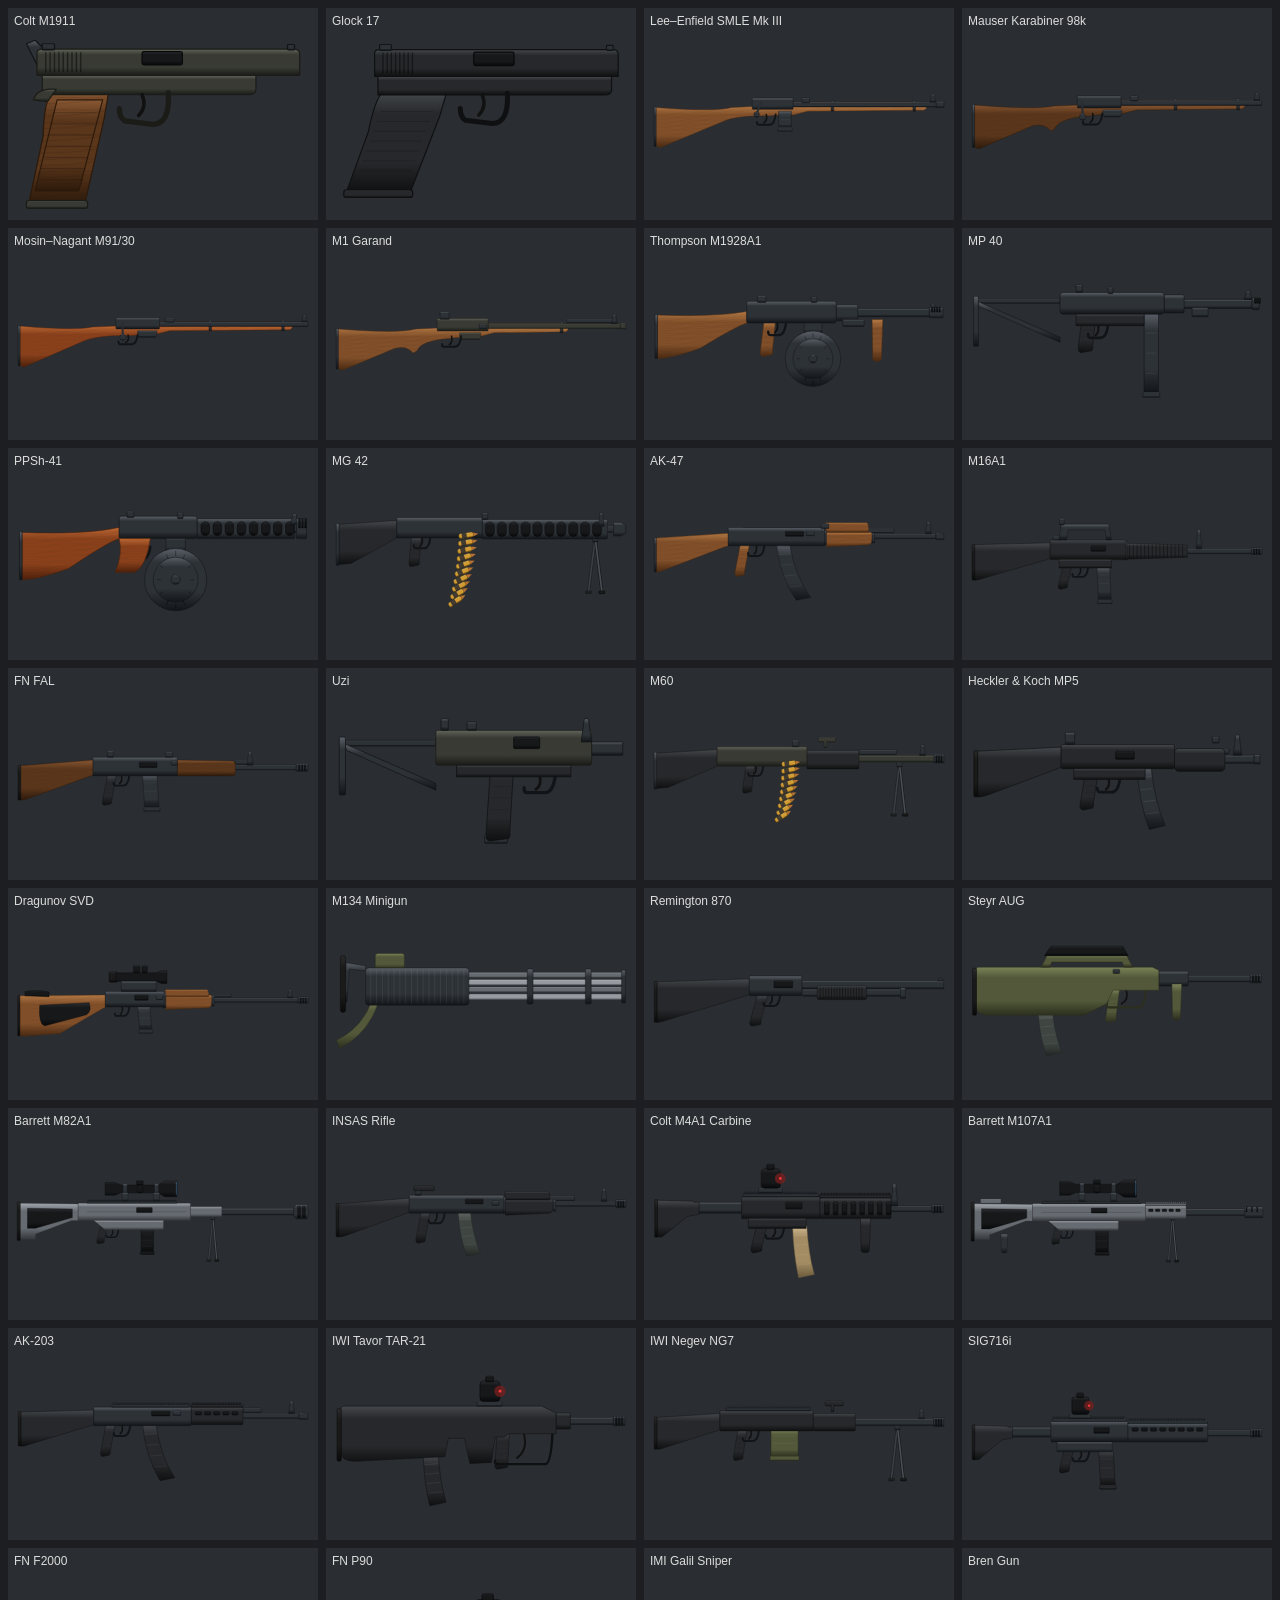
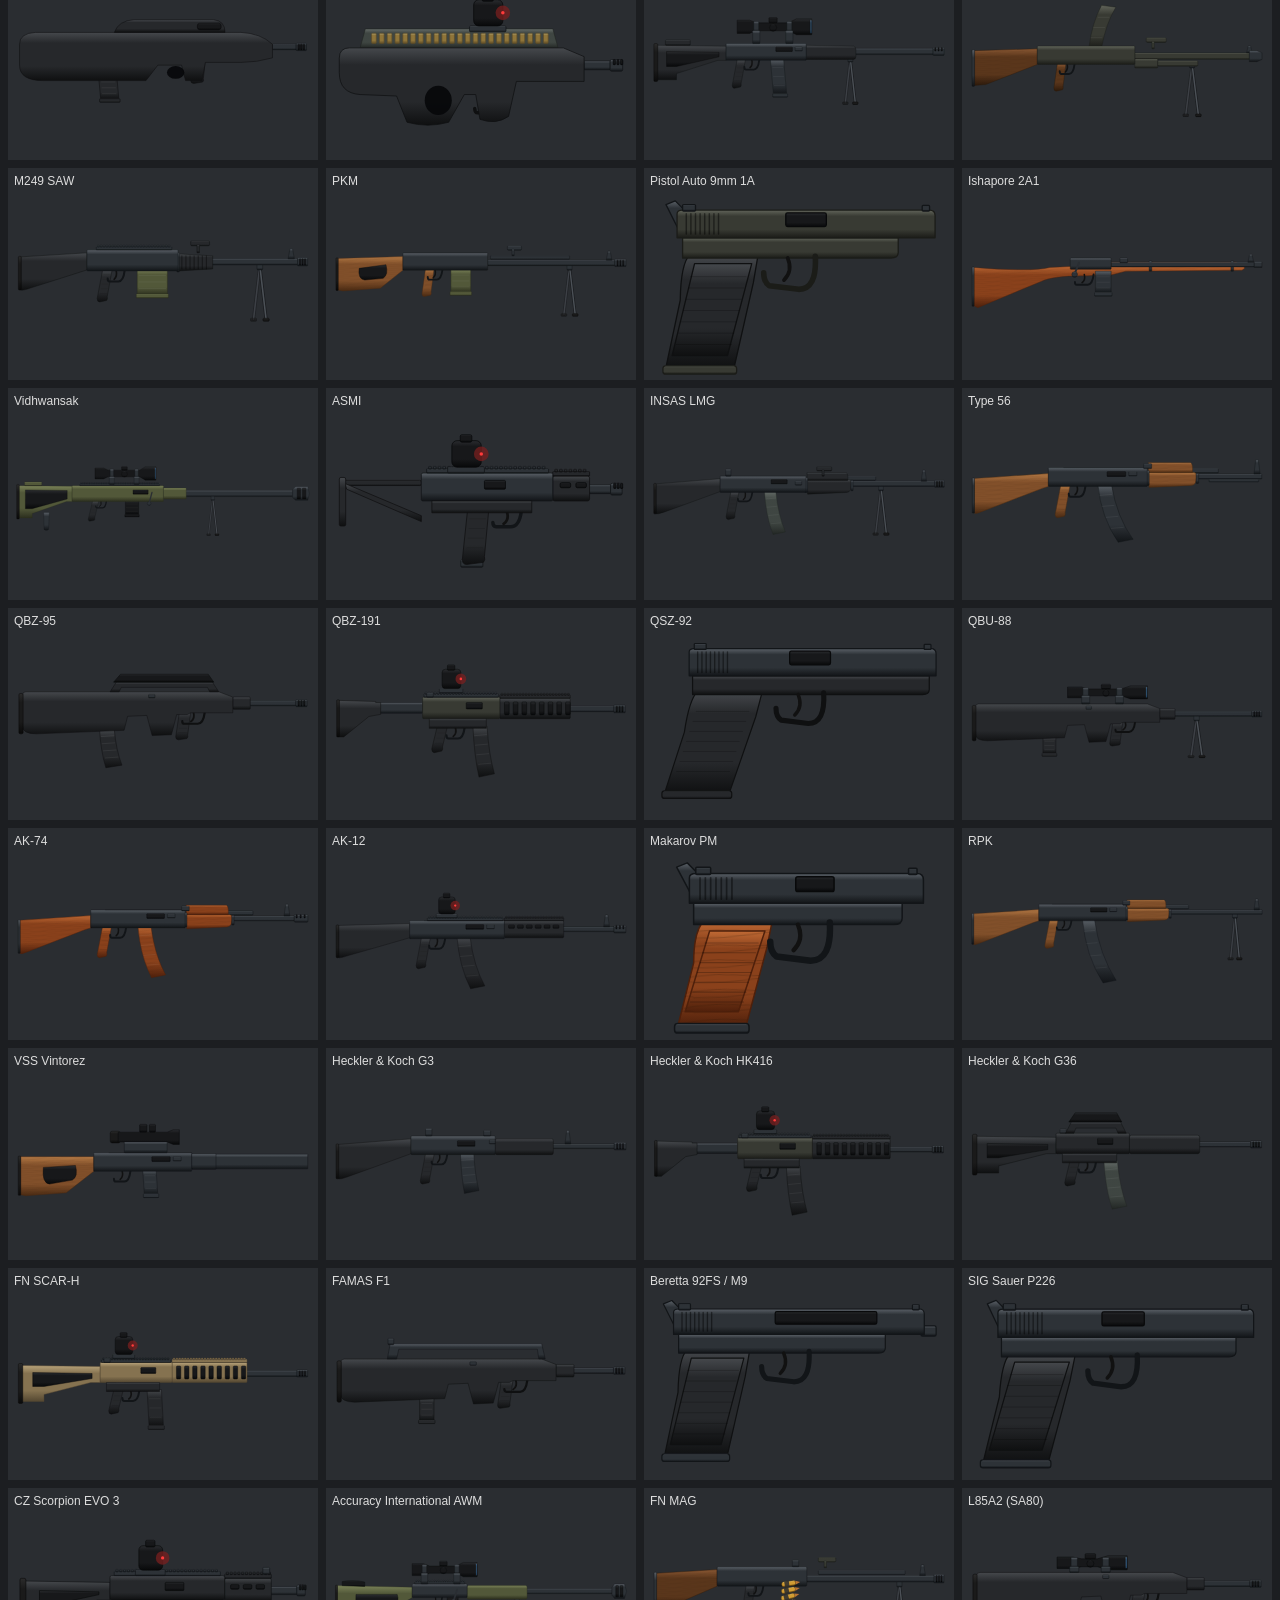
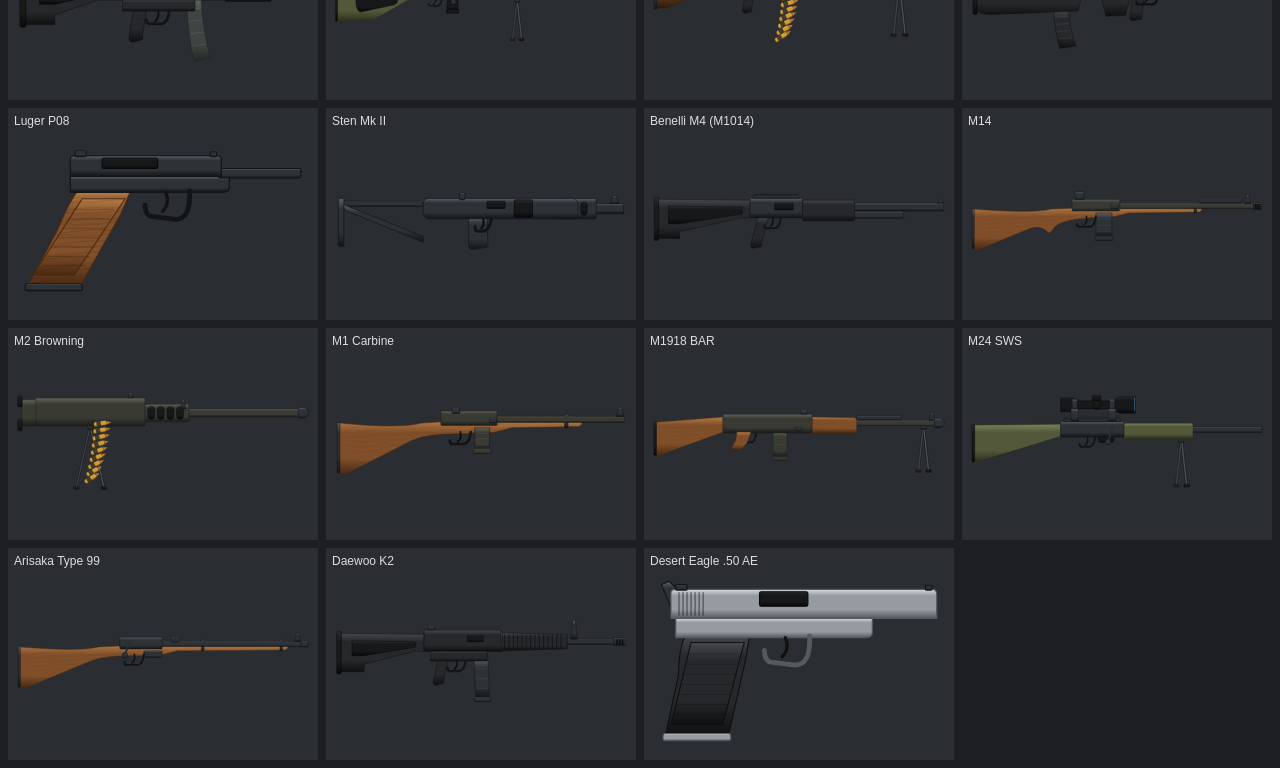
<file: dev/gallery.html>
<!doctype html><html><head><meta charset="utf-8"><style>
body{background:#1c1e21;color:#ddd;font:12px sans-serif;margin:0;display:grid;grid-template-columns:repeat(4,1fr);gap:8px;padding:8px}
.c{background:#2a2d31;padding:6px;height:200px;display:flex;flex-direction:column}.c svg{flex:1;width:100%;height:100%}
</style></head><body><script type="module">
import {WEAPONS} from '../js/data.js'; import {renderWeapon} from '../js/render.js';
for(const w of (location.hash==='#new'?WEAPONS.slice(39):WEAPONS)){const d=document.createElement('div');d.className='c';d.innerHTML=w.name+renderWeapon(w).svg;document.body.append(d)}
</script></body></html>
</file>
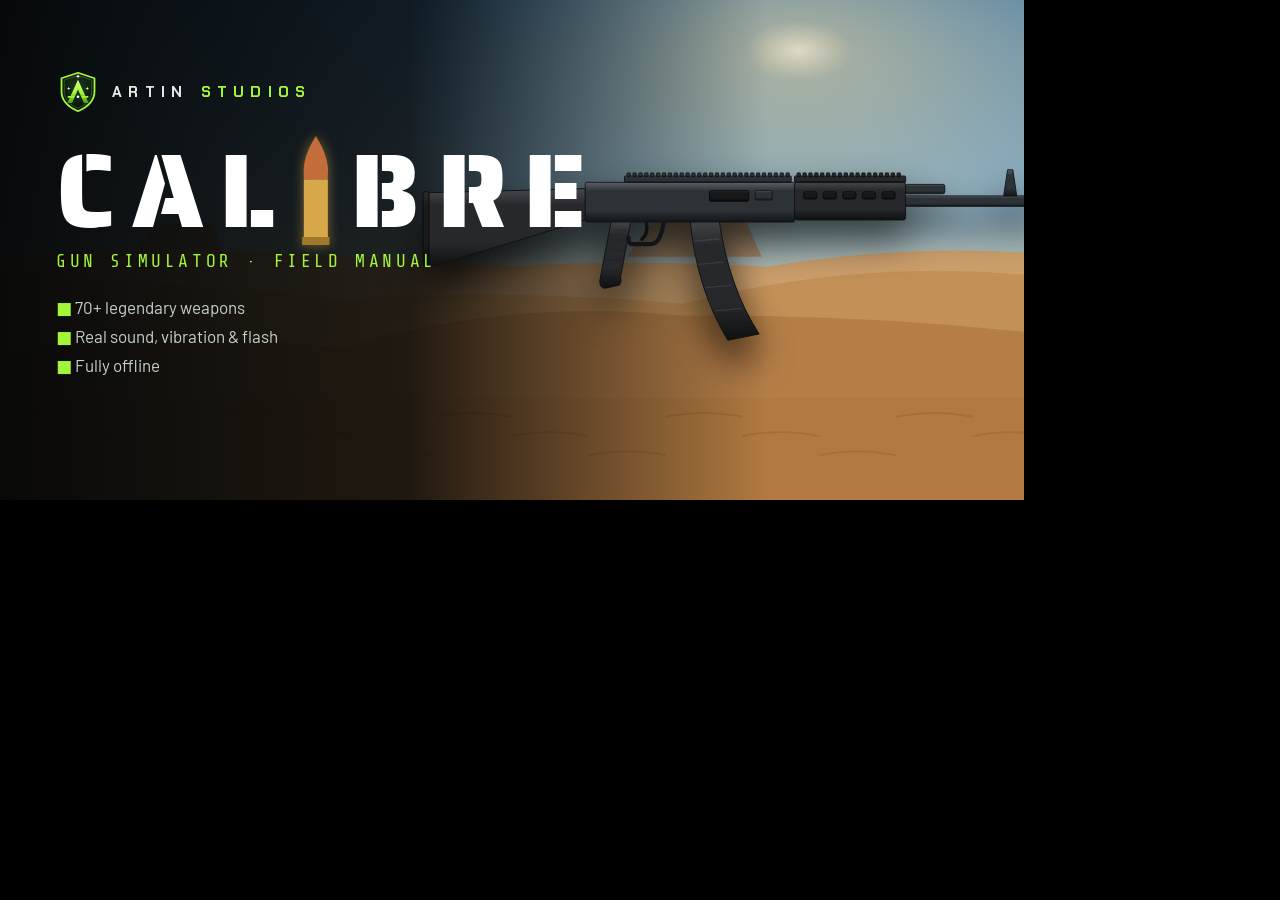
<file: dev/store.html>
<!doctype html><html><head><meta charset="utf-8"><link rel="stylesheet" href="../css/fonts.css"><link rel="stylesheet" href="../css/app.css">
<style>
 body{margin:0;background:#000;overflow:hidden}
 .fg{position:relative;width:1024px;height:500px;overflow:hidden;font-family:var(--f-ui)}
 .fg .scene{position:absolute;inset:0}.fg .scene svg{width:100%;height:100%}
 .fg .shade{position:absolute;inset:0;background:linear-gradient(90deg,rgba(3,5,6,.97) 0%,rgba(3,5,6,.85) 40%,rgba(3,5,6,.1) 75%)}
 .fg .gun{position:absolute;right:-30px;top:120px;width:640px;height:270px;filter:drop-shadow(0 20px 18px rgba(0,0,0,.7))}
 .fg .gun svg{width:100%;height:100%}
 .fg .copy{position:absolute;left:56px;top:70px}
 .fg .studio{display:flex;align-items:center;gap:12px;font-weight:700;letter-spacing:.42em;font-size:15px;color:#e1ebe4}
 .fg .studio svg{width:44px;height:44px}.fg .studio span{color:#a3f53a}
 .fg h1{font-size:104px;margin:22px 0 6px;color:#fff;line-height:1}
 .fg p{margin:0;font-family:var(--f-mono);color:#a3f53a;letter-spacing:.2em;font-size:18px}
 .fg ul{list-style:none;padding:0;margin:26px 0 0;display:grid;gap:8px;color:#c6d1ca;font-family:var(--f-body);font-size:17px}
 .fg li::before{content:'■ ';color:#a3f53a}
 .ic{width:512px;height:512px}
</style></head><body>
<div id="out"></div>
<script type="module">
import { byId } from '../js/data.js'; import { renderWeapon } from '../js/render.js'; import { sceneSvg } from '../js/scenes.js';
const q = new URLSearchParams(location.search);
const mark = await fetch('../icons/icon.svg').then(r => r.text());
if (q.get('v') === 'icon') {
  // Play listing icon: full square (Google applies the rounded mask itself)
  document.getElementById('out').innerHTML = `<div class="ic">${mark.replace('rx="108"', 'rx="0"').replace('<svg ', '<svg width="512" height="512" ')}</div>`;
} else {
  const shield = mark.match(/<g transform="translate\(64 58\) scale\(6\)">([\s\S]*)<\/g><\/svg>/)[1];
  const defs = mark.match(/<defs>[\s\S]*?<\/defs>/)[0];
  document.getElementById('out').innerHTML = `<div class="fg"><div class="scene">${sceneSvg('desert')}</div><div class="shade"></div>
    <div class="gun">${renderWeapon(byId.ak203).svg}</div>
    <div class="copy"><div class="studio"><svg viewBox="0 0 64 64">${defs}${shield}</svg>ARTIN <span>STUDIOS</span></div>
    <h1 class="wordmark">CAL<svg class="bi"><use href="#b"/></svg>BRE</h1><p>GUN SIMULATOR · FIELD MANUAL</p>
    <ul><li>70+ legendary weapons</li><li>Real sound, vibration &amp; flash</li><li>Fully offline</li></ul></div></div>
    <svg width="0" height="0" style="position:absolute"><symbol id="b" viewBox="0 0 10 40"><path d="M5 0 Q10 8 9.4 14 L9.4 16 L0.6 16 L0.6 14 Q0 8 5 0Z" fill="#c26d3a"/><rect x="0.6" y="16" width="8.8" height="22" fill="#d6a84a"/><rect x="0" y="37" width="10" height="3" fill="#a07a2a"/></symbol></svg>`;
}
document.body.dataset.ready = 1;
</script></body></html>
</file>
<file: css/fonts.css>
/* Self-hosted Google Fonts (OFL) — latin subset, works offline */
@font-face {
  font-family: 'Barlow';
  font-style: normal;
  font-weight: 400;
  font-display: swap;
  src: url(../fonts/Barlow-400.woff2) format('woff2');
  unicode-range: U+0000-00FF, U+0131, U+0152-0153, U+02BB-02BC, U+02C6, U+02DA, U+02DC, U+0304, U+0308, U+0329, U+2000-206F, U+20AC, U+2122, U+2191, U+2193, U+2212, U+2215, U+FEFF, U+FFFD;
}
@font-face {
  font-family: 'Barlow';
  font-style: normal;
  font-weight: 500;
  font-display: swap;
  src: url(../fonts/Barlow-500.woff2) format('woff2');
  unicode-range: U+0000-00FF, U+0131, U+0152-0153, U+02BB-02BC, U+02C6, U+02DA, U+02DC, U+0304, U+0308, U+0329, U+2000-206F, U+20AC, U+2122, U+2191, U+2193, U+2212, U+2215, U+FEFF, U+FFFD;
}
@font-face {
  font-family: 'Barlow';
  font-style: normal;
  font-weight: 600;
  font-display: swap;
  src: url(../fonts/Barlow-600.woff2) format('woff2');
  unicode-range: U+0000-00FF, U+0131, U+0152-0153, U+02BB-02BC, U+02C6, U+02DA, U+02DC, U+0304, U+0308, U+0329, U+2000-206F, U+20AC, U+2122, U+2191, U+2193, U+2212, U+2215, U+FEFF, U+FFFD;
}
@font-face {
  font-family: 'Chakra Petch';
  font-style: normal;
  font-weight: 500;
  font-display: swap;
  src: url(../fonts/ChakraPetch-500.woff2) format('woff2');
  unicode-range: U+0000-00FF, U+0131, U+0152-0153, U+02BB-02BC, U+02C6, U+02DA, U+02DC, U+0304, U+0308, U+0329, U+2000-206F, U+20AC, U+2122, U+2191, U+2193, U+2212, U+2215, U+FEFF, U+FFFD;
}
@font-face {
  font-family: 'Chakra Petch';
  font-style: normal;
  font-weight: 600;
  font-display: swap;
  src: url(../fonts/ChakraPetch-600.woff2) format('woff2');
  unicode-range: U+0000-00FF, U+0131, U+0152-0153, U+02BB-02BC, U+02C6, U+02DA, U+02DC, U+0304, U+0308, U+0329, U+2000-206F, U+20AC, U+2122, U+2191, U+2193, U+2212, U+2215, U+FEFF, U+FFFD;
}
@font-face {
  font-family: 'Chakra Petch';
  font-style: normal;
  font-weight: 700;
  font-display: swap;
  src: url(../fonts/ChakraPetch-700.woff2) format('woff2');
  unicode-range: U+0000-00FF, U+0131, U+0152-0153, U+02BB-02BC, U+02C6, U+02DA, U+02DC, U+0304, U+0308, U+0329, U+2000-206F, U+20AC, U+2122, U+2191, U+2193, U+2212, U+2215, U+FEFF, U+FFFD;
}
@font-face {
  font-family: 'Saira Stencil One';
  font-style: normal;
  font-weight: 400;
  font-display: swap;
  src: url(../fonts/SairaStencilOne-400.woff2) format('woff2');
  unicode-range: U+0000-00FF, U+0131, U+0152-0153, U+02BB-02BC, U+02C6, U+02DA, U+02DC, U+0304, U+0308, U+0329, U+2000-206F, U+20AC, U+2122, U+2191, U+2193, U+2212, U+2215, U+FEFF, U+FFFD;
}
@font-face {
  font-family: 'Share Tech Mono';
  font-style: normal;
  font-weight: 400;
  font-display: swap;
  src: url(../fonts/ShareTechMono-400.woff2) format('woff2');
  unicode-range: U+0000-00FF, U+0131, U+0152-0153, U+02BB-02BC, U+02C6, U+02DA, U+02DC, U+0304, U+0308, U+0329, U+2000-206F, U+20AC, U+2122, U+2191, U+2193, U+2212, U+2215, U+FEFF, U+FFFD;
}
</file>
<file: css/app.css>
/* ARSENAL — tactical HUD theme */
:root {
  --bg: #05080a;
  --bg-2: #0a0f12;
  --panel: rgba(9, 15, 18, 0.82);
  --panel-solid: #0c1316;
  --panel-2: #111a1e;
  --panel-3: #172328;
  --line: rgba(163, 245, 58, 0.13);
  --line-2: rgba(163, 245, 58, 0.28);
  --text: #e1ebe4;
  --muted: #8ea096;
  --dim: #5b6b63;
  --acc: #a3f53a;
  --acc-ink: #0b1402;
  --acc-soft: rgba(163, 245, 58, 0.12);
  --cyan: #45d4ff;
  --red: #ff3b3b;
  --amber: #ffc23a;
  --brass: #d8a94a;
  --cut: 10px;
  --f-display: 'Saira Stencil One', 'Impact', sans-serif;
  --f-ui: 'Chakra Petch', 'Barlow', system-ui, sans-serif;
  --f-body: 'Barlow', system-ui, -apple-system, 'Segoe UI', sans-serif;
  --f-mono: 'Share Tech Mono', ui-monospace, monospace;
  --safe-l: env(safe-area-inset-left, 0px);
  --safe-r: env(safe-area-inset-right, 0px);
  --safe-b: env(safe-area-inset-bottom, 0px);
  color-scheme: dark;
}

* { box-sizing: border-box; }
html, body { margin: 0; height: 100%; }
body {
  background: var(--bg);
  background-image:
    linear-gradient(rgba(163, 245, 58, 0.035) 1px, transparent 1px),
    linear-gradient(90deg, rgba(163, 245, 58, 0.035) 1px, transparent 1px),
    radial-gradient(ellipse at 50% 0%, #0f1c17, transparent 70%);
  background-size: 40px 40px, 40px 40px, 100% 100%;
  color: var(--text); font-family: var(--f-body); -webkit-font-smoothing: antialiased; -webkit-tap-highlight-color: transparent;
  overflow-x: hidden;
}
button, select, input { font: inherit; color: inherit; }
button { cursor: pointer; }
[hidden] { display: none !important; }
svg { display: block; }
:focus-visible { outline: 2px solid var(--acc); outline-offset: 2px; }

.cut, .icon-btn, .chip, .card, .btn-primary, .btn-ghost, .mode, .reload, .tile, .sheet, .gate-card, .hero, .search, select, .seg, .intel, .env-tag, .scene-card {
  clip-path: polygon(var(--cut) 0, 100% 0, 100% calc(100% - var(--cut)), calc(100% - var(--cut)) 100%, 0 100%, 0 var(--cut));
}

/* ---------------------------------------------------------- controls */
.icon-btn {
  --cut: 7px; width: 42px; height: 42px; border: 0; display: grid; place-items: center; flex: none;
  background: linear-gradient(180deg, rgba(30, 44, 40, 0.9), rgba(12, 19, 22, 0.9)); color: var(--text);
  box-shadow: inset 0 0 0 1px var(--line-2); transition: color 0.15s, background 0.15s, transform 0.1s;
}
.icon-btn svg { width: 20px; height: 20px; }
.icon-btn:hover { color: var(--acc); }
.icon-btn:active { transform: scale(0.93); }
.icon-btn.sm { width: 34px; height: 34px; }
.icon-btn.sm svg { width: 16px; height: 16px; }
.icon-btn.fav.on { color: var(--amber); }

.chip {
  --cut: 6px; display: inline-flex; align-items: center; gap: 7px; padding: 7px 13px; border: 0; white-space: nowrap;
  background: var(--panel-2); color: var(--muted); box-shadow: inset 0 0 0 1px var(--line);
  font-family: var(--f-ui); font-weight: 600; font-size: 14px; letter-spacing: 0.04em; text-transform: uppercase; transition: all 0.15s;
}
.chip svg { width: 14px; height: 14px; }
.chip:hover { color: var(--text); }
.chip[aria-pressed='true'] { background: var(--acc); color: var(--acc-ink); box-shadow: none; }
.chip-fav svg { color: var(--amber); }
.chip-fav[aria-pressed='true'] svg { color: var(--acc-ink); }
.tri { width: 16px; height: 11px; flex: none; background: linear-gradient(#ff9933 0 33%, #fff 33% 66%, #138808 66%); box-shadow: 0 0 0 1px rgba(0, 0, 0, 0.4); position: relative; }
.tri::after { content: ''; position: absolute; left: 6px; top: 4px; width: 3px; height: 3px; border-radius: 50%; background: #000080; }

select { --cut: 6px; background: var(--panel-2); border: 0; box-shadow: inset 0 0 0 1px var(--line); padding: 8px 12px; font-family: var(--f-ui); font-weight: 600; font-size: 14px; text-transform: uppercase; }

.btn-primary {
  --cut: 12px; display: inline-flex; align-items: center; justify-content: center; gap: 8px; border: 0; padding: 14px 24px;
  background: var(--acc); color: var(--acc-ink); font-family: var(--f-ui); font-weight: 700; font-size: 17px; letter-spacing: 0.14em; text-transform: uppercase;
}
.btn-primary:active { transform: translateY(1px); }
.btn-ghost {
  --cut: 7px; display: inline-flex; align-items: center; gap: 8px; padding: 9px 14px; border: 0; background: var(--panel-2); box-shadow: inset 0 0 0 1px var(--line-2);
  font-family: var(--f-ui); font-weight: 700; letter-spacing: 0.1em; text-transform: uppercase; font-size: 13px;
}
.btn-ghost svg { width: 14px; height: 14px; color: var(--acc); }

/* ============================================================== ARMORY */
#view-armory { max-width: 1320px; margin: 0 auto; padding: 16px max(16px, var(--safe-l)) 40px max(16px, var(--safe-r)); }
.arm-head { display: flex; align-items: center; justify-content: space-between; margin-bottom: 16px; }
.brand { display: flex; align-items: center; gap: 12px; }
.brand-mark { width: 40px; height: 40px; color: var(--acc); filter: drop-shadow(0 0 10px rgba(163, 245, 58, 0.5)); }
.brand h1 { font-size: 32px; margin: 0; line-height: 1; }
.brand p { margin: 3px 0 0; color: var(--muted); font-family: var(--f-ui); font-weight: 600; letter-spacing: 0.22em; text-transform: uppercase; font-size: 11px; }

.hero { --cut: 18px; position: relative; display: grid; grid-template-columns: minmax(0, 1fr) minmax(0, 1.15fr); gap: 16px; align-items: center; padding: 30px; overflow: hidden; margin-bottom: 18px; min-height: 300px; isolation: isolate; }
.hero-scene { position: absolute; inset: 0; z-index: -2; }
.hero-scene svg { width: 100%; height: 100%; }
.hero::before { content: ''; position: absolute; inset: 0; z-index: -1; background: linear-gradient(90deg, rgba(5, 8, 10, 0.95) 0%, rgba(5, 8, 10, 0.75) 45%, rgba(5, 8, 10, 0.15) 100%); }
.eyebrow { font-family: var(--f-mono); letter-spacing: 0.12em; text-transform: uppercase; font-size: 13px; color: var(--acc); }
.hero h2 { font-family: var(--f-display); font-weight: 400; font-size: clamp(34px, 5vw, 60px); line-height: 0.95; margin: 12px 0 14px; letter-spacing: 0.04em; text-transform: uppercase; }
.hero h2 em { font-style: normal; color: var(--acc); }
.hero p { color: #c3cec7; line-height: 1.55; margin: 0; max-width: 52ch; font-size: 15px; }
.hero-feat { border: 0; background: none; padding: 0; position: relative; display: grid; gap: 10px; justify-items: end; color: inherit; text-align: right; }
.hero-feat .art { width: 100%; height: 190px; display: grid; place-items: center; }
.hero-feat .art svg { width: 100%; height: 100%; filter: drop-shadow(0 20px 18px rgba(0, 0, 0, 0.7)); transition: transform 0.4s; }
.hero-feat:hover .art svg { transform: scale(1.03) rotate(-1deg); }
.hero-feat .cta { --cut: 8px; display: inline-flex; align-items: center; gap: 10px; padding: 10px 16px; background: var(--acc); color: var(--acc-ink); font-family: var(--f-ui); font-weight: 700; letter-spacing: 0.12em; text-transform: uppercase; font-size: 14px; clip-path: polygon(8px 0, 100% 0, 100% calc(100% - 8px), calc(100% - 8px) 100%, 0 100%, 0 8px); }
.hero-feat .cta svg { width: 14px; height: 14px; }
.hero-feat .fstats { display: flex; gap: 14px; font-family: var(--f-mono); font-size: 13px; color: #d8e3dc; text-shadow: 0 1px 2px #000; }
.hero-feat .fstats b { color: var(--acc); font-weight: 400; }

.filters { display: grid; gap: 10px; margin-bottom: 12px; position: sticky; top: 0; z-index: 5; padding: 10px 0; background: linear-gradient(180deg, var(--bg) 82%, transparent); }
.filters > * { min-width: 0; }
.filter-top { display: flex; gap: 8px; align-items: center; flex-wrap: wrap; }
.search { --cut: 8px; flex: 1 1 260px; display: flex; align-items: center; gap: 10px; background: var(--panel-2); box-shadow: inset 0 0 0 1px var(--line); padding: 0 14px; min-width: 0; }
.search svg { width: 17px; height: 17px; color: var(--acc); flex: none; }
.search input { flex: 1; background: none; border: 0; outline: none; padding: 12px 0; font-size: 15px; min-width: 0; }
.search:focus-within { box-shadow: inset 0 0 0 1px var(--acc); }
.seg { --cut: 8px; display: flex; gap: 2px; padding: 3px; background: var(--panel-2); box-shadow: inset 0 0 0 1px var(--line); overflow-x: auto; scrollbar-width: none; }
.seg::-webkit-scrollbar, .chips::-webkit-scrollbar { display: none; }
.seg button { flex: 1 0 auto; border: 0; background: none; color: var(--muted); padding: 8px 14px; font-family: var(--f-ui); font-weight: 700; font-size: 14px; letter-spacing: 0.06em; text-transform: uppercase; white-space: nowrap; }
.seg button small { display: block; font-family: var(--f-mono); font-size: 11px; font-weight: 400; opacity: 0.7; }
.seg button[aria-selected='true'] { background: var(--acc-soft); color: var(--acc); box-shadow: inset 0 -2px 0 var(--acc); }
.frow { display: flex; align-items: center; gap: 10px; min-width: 0; }
.flabel { font-family: var(--f-mono); font-size: 12px; color: var(--dim); text-transform: uppercase; letter-spacing: 0.1em; white-space: nowrap; width: 62px; flex: none; }
.chips { display: flex; gap: 6px; overflow-x: auto; scrollbar-width: none; min-width: 0; }
.result-count { font-family: var(--f-mono); font-size: 12px; color: var(--dim); margin: 2px 0 10px; letter-spacing: 0.08em; text-transform: uppercase; }

.era-head { grid-column: 1 / -1; display: flex; align-items: baseline; gap: 14px; margin: 16px 0 2px; padding-bottom: 8px; border-bottom: 1px solid var(--line); }
.era-head h3 { font-family: var(--f-display); font-weight: 400; font-size: 24px; letter-spacing: 0.08em; margin: 0; text-transform: uppercase; }
.era-head span { font-family: var(--f-mono); font-size: 12px; color: var(--acc); }

.grid { display: grid; grid-template-columns: repeat(auto-fill, minmax(290px, 1fr)); gap: 12px; }
.card {
  --cut: 14px; position: relative; display: flex; flex-direction: column; text-align: left; padding: 0; border: 0; overflow: hidden;
  background: linear-gradient(180deg, #121b1f, #0b1114); box-shadow: inset 0 0 0 1px var(--line); transition: transform 0.15s, box-shadow 0.15s;
}
.card:hover { transform: translateY(-3px); box-shadow: inset 0 0 0 1px var(--acc); }
.card-art { height: 150px; padding: 18px 16px 10px; display: grid; place-items: center; position: relative;
  background: radial-gradient(ellipse at 50% 85%, rgba(163, 245, 58, 0.09), transparent 60%), linear-gradient(rgba(163, 245, 58, 0.05) 1px, transparent 1px) 0 0 / 100% 18px; }
.card-art svg { width: 100%; height: 100%; filter: drop-shadow(0 10px 8px rgba(0, 0, 0, 0.7)); }
.card-body { padding: 10px 14px 13px; border-top: 1px solid var(--line); display: grid; gap: 7px; }
.card-title { display: flex; justify-content: space-between; gap: 8px; align-items: baseline; }
.card h4 { margin: 0; font-family: var(--f-ui); font-weight: 700; font-size: 19px; letter-spacing: 0.02em; line-height: 1.1; }
.card .yr { font-family: var(--f-mono); color: var(--acc); font-size: 14px; }
.card .sub { color: var(--muted); font-size: 13px; display: flex; gap: 8px; align-items: center; }
.kstats { display: grid; grid-template-columns: repeat(3, 1fr); gap: 1px; background: var(--line); }
.kstats div { background: #0d1417; padding: 5px 8px; }
.kstats span { display: block; font-family: var(--f-mono); font-size: 10px; color: var(--dim); text-transform: uppercase; letter-spacing: 0.06em; }
.kstats b { font-family: var(--f-mono); font-weight: 400; font-size: 13px; color: var(--text); }
.card .tags { display: flex; gap: 5px; flex-wrap: wrap; }
.tag { font-family: var(--f-ui); font-weight: 700; font-size: 10.5px; letter-spacing: 0.08em; text-transform: uppercase; padding: 2px 7px; background: var(--panel-3); color: #b9c6be; }
.tag.t-type { background: var(--acc-soft); color: var(--acc); }
.tag.t-unit { background: rgba(69, 212, 255, 0.12); color: var(--cyan); }
.card .corner { position: absolute; top: 10px; left: 12px; display: flex; gap: 4px; z-index: 1; }
.card .corner i { font-style: normal; font-family: var(--f-mono); font-size: 10px; color: var(--muted); border: 1px solid var(--line-2); padding: 0 5px; }
.card .star { position: absolute; top: 9px; right: 12px; width: 18px; height: 18px; color: var(--amber); z-index: 1; }
.card .tri { position: absolute; top: 12px; right: 36px; z-index: 1; }
.empty { text-align: center; color: var(--muted); padding: 40px; }
.foot { margin-top: 36px; color: var(--dim); font-size: 12px; text-align: center; line-height: 1.6; }

/* ============================================================== SIMULATOR */
#view-sim { height: 100vh; height: 100dvh; display: grid; grid-template-columns: minmax(0, 1fr); grid-template-rows: minmax(0, 1fr) auto; grid-template-areas: 'stage' 'hud'; overflow: hidden; position: relative; background: #000; }
@media (min-width: 1100px) { #view-sim { grid-template-columns: minmax(0, 1fr) 390px; grid-template-areas: 'stage manual' 'hud manual'; } }

.stage { grid-area: stage; position: relative; min-height: 0; overflow: hidden; touch-action: none; user-select: none; -webkit-user-select: none; cursor: crosshair; }
.scene { position: absolute; inset: 0; }
.scene svg { width: 100%; height: 100%; }
.scene.swap { animation: fadeIn 0.5s; }
@keyframes fadeIn { from { opacity: 0; } }
.weather { position: absolute; inset: 0; width: 100%; height: 100%; pointer-events: none; }
.vignette { position: absolute; inset: 0; pointer-events: none; background:
  radial-gradient(ellipse 70% 60% at 50% 48%, transparent 40%, rgba(0, 0, 0, 0.55) 100%),
  linear-gradient(180deg, rgba(0, 0, 0, 0.55) 0%, transparent 22%, transparent 78%, rgba(0, 0, 0, 0.45) 100%); }
.gun-shadow { position: absolute; left: 22%; right: 22%; bottom: 7%; height: 7%; background: radial-gradient(ellipse at center, rgba(0, 0, 0, 0.55), transparent 70%); pointer-events: none; }
.gun-wrap { position: absolute; inset: 15% 12% 16% 12%; display: grid; place-items: center; will-change: transform; pointer-events: none; }
.gun-wrap svg { width: calc(var(--fit, 1) * 100%); height: calc(var(--fit, 1) * 100%); max-height: 100%; filter: drop-shadow(0 16px 14px rgba(0, 0, 0, 0.6)) drop-shadow(0 0 1px rgba(255, 255, 255, 0.25)); }
.gun-wrap.swap-in { animation: swapIn 0.35s cubic-bezier(.2, .9, .3, 1.2); }
@keyframes swapIn { from { opacity: 0; transform: translateX(var(--from, 40px)) scale(0.96); } }
.gun-wrap.cycling svg { animation: cycle 0.55s ease-in-out; }
@keyframes cycle { 30% { transform: rotate(4deg) translateY(4px); } 60% { transform: rotate(-1deg); } }
.gun-wrap.reloading svg { animation: reloadAnim var(--dur, 2s) ease-in-out; }
@keyframes reloadAnim { 15% { transform: rotate(-14deg) translateY(10px) scale(0.96); } 80% { transform: rotate(-14deg) translateY(10px) scale(0.96); } 92% { transform: rotate(2deg); } }
.weapon-svg .rotor { transform-box: fill-box; transform-origin: center; }
.gun-wrap.spinning .rotor { animation: spin 0.06s linear infinite; }
@keyframes spin { 50% { transform: translateY(3px); filter: blur(1px); } }
.fx { position: absolute; inset: 0; width: 100%; height: 100%; pointer-events: none; }
.bracket { position: absolute; width: 26px; height: 26px; border: 2px solid rgba(163, 245, 58, 0.55); pointer-events: none; }
.bracket.tl { top: 10px; left: 10px; border-right: 0; border-bottom: 0; }
.bracket.tr { top: 10px; right: 10px; border-left: 0; border-bottom: 0; }
.bracket.bl { bottom: 10px; left: 10px; border-right: 0; border-top: 0; }
.bracket.br { bottom: 10px; right: 10px; border-left: 0; border-top: 0; }

.sim-top { position: absolute; top: 0; left: 0; right: 0; display: grid; grid-template-columns: auto minmax(0, 1fr) auto; align-items: start; gap: 12px; padding: 14px max(18px, var(--safe-r)) 0 max(18px, var(--safe-l)); z-index: 4; }
.sim-left, .sim-right { display: flex; gap: 6px; align-items: center; }
.sim-right { justify-content: flex-end; }
.sim-right .divider { width: 1px; height: 26px; background: var(--line-2); margin: 0 4px; }
.sim-title { text-align: center; min-width: 0; }
.sim-title h1 { font-family: var(--f-display); font-weight: 400; margin: 0; font-size: clamp(24px, 3.6vw, 44px); letter-spacing: 0.08em; line-height: 1; white-space: nowrap; text-transform: uppercase; text-shadow: 0 2px 0 #000, 0 0 18px rgba(0, 0, 0, 0.8); }
.sim-title p { margin: 6px 0 0; display: flex; gap: 6px; justify-content: center; flex-wrap: wrap; max-height: 22px; overflow: hidden; }
.sim-title p span { font-family: var(--f-mono); font-size: 12px; letter-spacing: 0.06em; text-transform: uppercase; color: #dfe8e2; background: rgba(5, 8, 10, 0.7); padding: 2px 8px; box-shadow: inset 0 0 0 1px var(--line); display: inline-flex; align-items: center; gap: 6px; }
.sim-title p span.acc { color: var(--acc); }

.tog { --cut: 7px; position: relative; width: 42px; height: 42px; border: 0; background: rgba(9, 15, 18, 0.85); color: var(--dim); display: grid; place-items: center; box-shadow: inset 0 0 0 1px var(--line); transition: all 0.15s;
  clip-path: polygon(7px 0, 100% 0, 100% calc(100% - 7px), calc(100% - 7px) 100%, 0 100%, 0 7px); }
.tog svg { width: 19px; height: 19px; }
.tog::after { content: ''; position: absolute; width: 26px; height: 2px; background: var(--red); transform: rotate(-45deg); }
.tog.on { color: var(--acc-ink); background: var(--acc); box-shadow: none; }
.tog.on::after { display: none; }
.tog.na { opacity: 0.4; }
.tog:active { transform: scale(0.92); }

/* ---- intel rail (key points while firing) */
.intel { --cut: 10px; position: absolute; left: max(18px, var(--safe-l)); top: 96px; width: 210px; z-index: 3; padding: 10px 12px; background: var(--panel); box-shadow: inset 0 0 0 1px var(--line); backdrop-filter: blur(6px); pointer-events: auto; cursor: default; }
.intel h5 { margin: 0 0 6px; font-family: var(--f-mono); font-weight: 400; font-size: 11px; color: var(--acc); letter-spacing: 0.16em; display: flex; justify-content: space-between; }
.intel dl { margin: 0; display: grid; grid-template-columns: auto 1fr; gap: 3px 10px; }
.intel dt { font-family: var(--f-mono); font-size: 11px; color: var(--muted); text-transform: uppercase; white-space: nowrap; }
.intel dd { margin: 0; font-family: var(--f-mono); font-size: 12.5px; color: var(--text); text-align: right; white-space: nowrap; overflow: hidden; text-overflow: ellipsis; }
.intel .mbar { display: grid; grid-template-columns: 54px 1fr; align-items: center; gap: 8px; margin-top: 6px; font-family: var(--f-mono); font-size: 11px; color: var(--muted); text-transform: uppercase; }
.seg10 { display: grid; grid-template-columns: repeat(10, 1fr); gap: 2px; }
.seg10 i { height: 7px; background: rgba(255, 255, 255, 0.08); }
.seg10 i.on { background: var(--acc); }
.seg10.hot i.on { background: linear-gradient(90deg, var(--amber), var(--red)); }
.intel.collapsed dl, .intel.collapsed .mbar { display: none; }

.env-tag { --cut: 8px; position: absolute; left: max(18px, var(--safe-l)); bottom: 18px; z-index: 3; border: 0; display: flex; align-items: center; gap: 10px; padding: 7px 12px; background: var(--panel); box-shadow: inset 0 0 0 1px var(--line); color: var(--text); text-align: left; }
.env-tag svg { width: 18px; height: 18px; color: var(--acc); }
.env-tag b { display: block; font-family: var(--f-ui); font-size: 13px; letter-spacing: 0.08em; text-transform: uppercase; }
.env-tag small { display: flex; gap: 6px; align-items: center; font-family: var(--f-mono); font-size: 11px; color: var(--muted); }
.stars5 { color: var(--acc); letter-spacing: 1px; }
.stars5 s { text-decoration: none; color: var(--dim); }

.nav { position: absolute; top: 50%; transform: translateY(-50%); width: 50px; height: 90px; border: 0; background: none; color: rgba(255, 255, 255, 0.45); display: grid; place-items: center; z-index: 3; filter: drop-shadow(0 1px 2px #000); }
.nav svg { width: 36px; height: 36px; }
.nav:hover { color: var(--acc); }
.nav.prev { left: max(2px, var(--safe-l)); }
.nav.next { right: max(2px, var(--safe-r)); }
.hint { position: absolute; left: 50%; bottom: 20px; transform: translateX(-50%); font-family: var(--f-mono); letter-spacing: 0.16em; text-transform: uppercase; font-size: 12px; color: #dfe8e2; background: rgba(5, 8, 10, 0.6); padding: 4px 10px; pointer-events: none; transition: opacity 0.5s; white-space: nowrap; z-index: 3; }
.hint.gone { opacity: 0; }
.reload-banner { position: absolute; left: 50%; top: 24%; transform: translateX(-50%); padding: 6px 16px; background: rgba(255, 59, 59, 0.18); box-shadow: inset 0 0 0 1px var(--red); color: #ffd0d0; font-family: var(--f-mono); letter-spacing: 0.2em; animation: pulse 0.9s infinite; pointer-events: none; z-index: 3; }
@keyframes pulse { 50% { opacity: 0.45; } }

/* ---- HUD */
.hud { grid-area: hud; display: grid; grid-template-columns: minmax(0, 1fr) auto minmax(0, 1fr); align-items: center; gap: 16px; padding: 10px max(16px, var(--safe-r)) calc(10px + var(--safe-b)) max(16px, var(--safe-l)); background: linear-gradient(180deg, #0b1114, #070a0c); border-top: 1px solid var(--line-2); }
.modes { display: flex; gap: 6px; flex-wrap: wrap; }
.mode { --cut: 7px; display: inline-flex; align-items: center; gap: 8px; padding: 9px 12px; border: 0; background: var(--panel-2); color: var(--muted); box-shadow: inset 0 0 0 1px var(--line); font-family: var(--f-ui); font-weight: 700; font-size: 14px; letter-spacing: 0.08em; text-transform: uppercase; }
.mode .led { width: 8px; height: 8px; background: var(--dim); }
.mode[aria-checked='true'] { color: var(--acc); box-shadow: inset 0 0 0 1px var(--acc); background: var(--acc-soft); }
.mode[aria-checked='true'] .led { background: var(--acc); box-shadow: 0 0 8px var(--acc); }
.ammo { display: grid; justify-items: center; gap: 6px; min-width: 0; }
.ammo-strip { display: flex; gap: 3px; align-items: flex-end; height: 44px; max-width: 44vw; overflow: hidden; }
.round { width: 9px; height: 40px; flex: none; border-radius: 4px 4px 1px 1px;
  background: linear-gradient(180deg, #c8743a 0 26%, #2a1a0a 26% 28%, transparent 28%), linear-gradient(90deg, #8a5a14, #ffe08a 35%, #d19c33 60%, #7a5414);
  box-shadow: 0 2px 4px rgba(0, 0, 0, 0.5); transition: opacity 0.12s, transform 0.12s; }
.ammo-strip.pistol .round { height: 24px; width: 10px; }
.ammo-strip.shell .round { height: 34px; width: 14px; border-radius: 2px; background: linear-gradient(180deg, #b71c1c 0 72%, #d19c33 72%), linear-gradient(90deg, #7a1010, #e74c3c); }
.ammo-strip.bmg .round { width: 15px; height: 44px; }
.round.spent { animation: roundOut 0.16s ease-in forwards; }
.round.in { animation: roundIn 0.22s cubic-bezier(.3,1.5,.5,1) backwards; }
@keyframes roundOut { 40% { transform: translateY(-14px) rotate(8deg); opacity: 1; } to { transform: translateY(-22px) rotate(14deg) scale(0.6); opacity: 0; width: 0; margin-right: -3px; } }
@keyframes roundIn { from { transform: translateY(18px); opacity: 0; } }
.ammo { cursor: pointer; }
.ammo-bar { width: min(340px, 44vw); height: 12px; background: var(--panel-3); overflow: hidden; box-shadow: inset 0 0 0 1px var(--line); }
.ammo-bar i { display: block; height: 100%; background: repeating-linear-gradient(90deg, var(--brass) 0 6px, #6a4a10 6px 8px); transition: width 0.1s; }
.ammo-meta { display: flex; gap: 12px; align-items: center; font-family: var(--f-mono); font-size: 12.5px; color: var(--muted); }
.ammo-meta #ammo-count { color: var(--acc); font-size: 14px; }
.ammo-meta .low { color: var(--red) !important; }
#heat-wrap { display: inline-flex; align-items: center; gap: 6px; }
#heat-wrap b { font-weight: 400; font-size: 10px; letter-spacing: 0.1em; }
.heat { width: 54px; height: 6px; background: var(--panel-3); display: block; overflow: hidden; }
.heat i { display: block; height: 100%; width: 0; background: linear-gradient(90deg, var(--amber), var(--red)); transition: width 0.3s; }
.hud-actions { display: flex; gap: 12px; justify-content: flex-end; align-items: center; }
.reload { --cut: 10px; position: relative; display: inline-flex; align-items: center; gap: 8px; height: 50px; padding: 0 16px; border: 0; background: var(--panel-2); box-shadow: inset 0 0 0 1px var(--line-2); font-family: var(--f-ui); font-weight: 700; letter-spacing: 0.12em; text-transform: uppercase; overflow: hidden; }
.reload svg { width: 19px; height: 19px; }
.reload .ring { position: absolute; left: 0; bottom: 0; height: 3px; width: 0; background: var(--acc); }
.reload.busy .ring { animation: fill var(--dur, 2s) linear forwards; }
.reload.busy svg { animation: rot 0.8s linear infinite; }
.reload.attn { color: #ffd0d0; box-shadow: inset 0 0 0 1px var(--red); animation: pulse 0.9s infinite; }
@keyframes fill { to { width: 100%; } }
@keyframes rot { to { transform: rotate(360deg); } }
.trigger { width: 80px; height: 80px; border: 0; position: relative; clip-path: polygon(30% 0, 70% 0, 100% 30%, 100% 70%, 70% 100%, 30% 100%, 0 70%, 0 30%);
  background: radial-gradient(circle at 50% 35%, #ff6b5a, #d01818 60%, #6e0808); font-family: var(--f-display); font-size: 18px; letter-spacing: 0.1em; color: #fff; text-shadow: 0 2px 0 rgba(0, 0, 0, 0.4);
  touch-action: none; user-select: none; -webkit-user-select: none; box-shadow: inset 0 0 0 3px rgba(255, 255, 255, 0.15); }
.trigger.down { transform: scale(0.93); background: radial-gradient(circle at 50% 50%, #ffb05a, #e02a10 60%, #7a0808); }

/* ---- manual */
.manual { grid-area: manual; display: flex; flex-direction: column; min-height: 0; background: linear-gradient(180deg, #0c1316, #080c0e); border-left: 1px solid var(--line-2); }
.manual-handle { display: none; }
.manual-head { display: flex; justify-content: space-between; align-items: center; padding: 14px 18px 4px; }
.manual-head h2 { margin: 0; font-family: var(--f-mono); font-weight: 400; font-size: 12px; letter-spacing: 0.24em; text-transform: uppercase; color: var(--acc); }
.manual-head .icon-btn { display: none; }
.tabs { display: flex; gap: 2px; padding: 6px 12px 0; border-bottom: 1px solid var(--line-2); overflow-x: auto; scrollbar-width: none; }
.tabs button { border: 0; background: none; padding: 9px 7px 11px; color: var(--muted); font-family: var(--f-ui); font-weight: 700; font-size: 13px; letter-spacing: 0.06em; text-transform: uppercase; white-space: nowrap; border-bottom: 2px solid transparent; margin-bottom: -1px; }
.tabs button[aria-selected='true'] { color: var(--acc); border-color: var(--acc); }
.tab-body { padding: 16px 18px 28px; overflow-y: auto; min-height: 0; flex: 1; line-height: 1.55; font-size: 14.5px; color: #c6d1ca; }
.tab-body h3 { font-family: var(--f-mono); font-weight: 400; font-size: 12px; letter-spacing: 0.2em; text-transform: uppercase; color: var(--acc); margin: 22px 0 10px; display: flex; align-items: center; gap: 10px; }
.tab-body h3::after { content: ''; flex: 1; height: 1px; background: var(--line); }
.tab-body h3:first-child { margin-top: 0; }
.tab-body p { margin: 0 0 10px; }
.lead { font-size: 15.5px; color: var(--text); }
.nick { font-style: italic; color: var(--muted); }
.tiles { display: grid; grid-template-columns: 1fr 1fr; gap: 6px; }
.tile { --cut: 8px; background: var(--panel-2); box-shadow: inset 0 0 0 1px var(--line); padding: 8px 10px; }
.tile span { display: block; font-family: var(--f-mono); font-size: 10.5px; letter-spacing: 0.1em; text-transform: uppercase; color: var(--dim); }
.tile b { display: block; font-family: var(--f-ui); font-weight: 700; color: var(--text); font-size: 17px; line-height: 1.2; margin-top: 2px; }
.tile small { display: block; color: var(--muted); font-size: 12px; line-height: 1.3; margin-top: 2px; }
.tile.wide { grid-column: 1 / -1; }
.facts { display: grid; grid-template-columns: 1fr 1fr; gap: 6px; margin: 14px 0; }
.wars { display: flex; flex-wrap: wrap; gap: 5px; }
.wars span { font-size: 12.5px; padding: 3px 9px; box-shadow: inset 0 0 0 1px var(--line-2); color: #d2ddd6; }
.wars span.unit { color: var(--cyan); box-shadow: inset 0 0 0 1px rgba(69, 212, 255, 0.35); }
.steps { list-style: none; margin: 0; padding: 0; counter-reset: s; display: grid; gap: 8px; }
.steps li { counter-increment: s; position: relative; padding: 10px 12px 10px 46px; background: var(--panel-2); box-shadow: inset 0 0 0 1px var(--line); transition: background 0.2s, box-shadow 0.2s; }
.steps li::before { content: counter(s, decimal-leading-zero); position: absolute; left: 12px; top: 10px; font-family: var(--f-mono); font-size: 14px; color: var(--acc); }
.steps li.active { box-shadow: inset 0 0 0 1px var(--acc); background: var(--acc-soft); }
.specs { width: 100%; border-collapse: collapse; font-size: 14px; }
.specs th, .specs td { text-align: left; padding: 8px 0; border-bottom: 1px solid var(--line); vertical-align: top; }
.specs th { font-family: var(--f-mono); font-weight: 400; letter-spacing: 0.06em; text-transform: uppercase; font-size: 11.5px; color: var(--dim); width: 42%; padding-right: 10px; }
.specs td { color: var(--text); font-family: var(--f-mono); font-size: 13px; }
.meters { display: grid; gap: 9px; }
.meter { display: grid; grid-template-columns: 96px 1fr 22px; align-items: center; gap: 10px; font-family: var(--f-mono); font-size: 11.5px; text-transform: uppercase; color: var(--muted); }
.meter b { color: var(--text); font-weight: 400; text-align: right; }
.viz { width: 100%; height: auto; background: var(--panel-2); box-shadow: inset 0 0 0 1px var(--line); }
.viz-note { font-size: 12px; color: var(--dim); margin: 6px 0 0 !important; line-height: 1.45; }
.envs { display: grid; gap: 7px; }
.envs .row { display: grid; grid-template-columns: 112px 1fr 26px; gap: 10px; align-items: center; font-family: var(--f-mono); font-size: 11.5px; color: var(--muted); text-transform: uppercase; }
.envs .row.cur { color: var(--acc); }
.envs .bar5 { display: grid; grid-template-columns: repeat(5, 1fr); gap: 3px; }
.envs .bar5 i { height: 9px; background: rgba(255, 255, 255, 0.07); }
.envs .bar5 i.on { background: var(--acc); }
.envs .bar5.lo i.on { background: var(--amber); }
.envs .bar5.bad i.on { background: var(--red); }
.trivia { padding-left: 18px; margin: 0; }
.trivia li { margin-bottom: 6px; }
.feel-actions { display: flex; gap: 8px; flex-wrap: wrap; margin-top: 12px; }

@media (max-width: 1099px) {
  .manual { position: fixed; left: 0; right: 0; bottom: 0; z-index: 20; height: 82vh; max-height: 82vh; max-width: 760px; margin: 0 auto; border: 0; box-shadow: 0 -20px 60px rgba(0, 0, 0, 0.7), inset 0 1px 0 var(--acc);
    transform: translateY(105%); transition: transform 0.35s cubic-bezier(.2, .8, .2, 1); }
  .manual.open { transform: none; }
  .manual-handle { display: block; width: 46px; height: 4px; background: var(--line-2); margin: 8px auto 0; cursor: pointer; }
  .manual-head .icon-btn { display: grid; }
}

.flash-overlay { position: fixed; inset: 0; pointer-events: none; opacity: 0; z-index: 10; mix-blend-mode: screen;
  background: radial-gradient(circle at var(--fx, 80%) var(--fy, 50%), var(--fc0, rgba(255, 244, 200, 0.95)), var(--fc1, rgba(255, 170, 60, 0.45)) 25%, transparent 62%); }

.rotate { position: fixed; inset: 0; z-index: 30; display: grid; place-content: center; justify-items: center; gap: 16px; background: rgba(5, 8, 10, 0.94); text-align: center; padding: 24px; }
.rotate svg { width: 64px; height: 64px; color: var(--acc); animation: tilt 2s ease-in-out infinite; }
@keyframes tilt { 40%, 60% { transform: rotate(-90deg); } }
.rotate p { font-family: var(--f-ui); font-weight: 600; font-size: 18px; letter-spacing: 0.06em; text-transform: uppercase; margin: 0; max-width: 260px; }

/* ---- landscape phones (the primary play mode) */
@media (max-height: 520px) {
  .sim-top { padding-top: 8px; }
  .icon-btn, .tog { width: 36px; height: 36px; }
  .icon-btn svg, .tog svg { width: 17px; height: 17px; }
  .tog::after { width: 22px; }
  .sim-title h1 { font-size: 24px; }
  .sim-title p { margin-top: 4px; }
  .sim-title p span { font-size: 10.5px; padding: 1px 6px; }
  .sim-right .divider { display: none; }
  .sim-right { gap: 4px; }
  .icon-btn, .tog { width: 34px; height: 34px; }
  .sim-title h1 { font-size: 22px; }
  .intel { top: 54px; width: 196px; padding: 7px 9px; }
  .nav { top: auto; bottom: 2px; transform: none; height: 44px; width: 40px; }
  .nav svg { width: 26px; height: 26px; }
  .nav.prev { left: calc(50% - 230px); } .nav.next { right: calc(50% - 230px); }
  .intel dt { font-size: 10px; } .intel dd { font-size: 11px; }
  .intel .mbar { margin-top: 3px; }
  .env-tag { bottom: 10px; padding: 5px 9px; }
  .gun-wrap { inset: 16% 4% 13% 26%; }
  .hud { padding-top: 5px; padding-bottom: calc(5px + var(--safe-b)); gap: 10px; }
  .mode { padding: 6px 9px; font-size: 12px; }
  .ammo-strip { height: 30px; }
  .round { height: 28px; width: 7px; }
  .ammo-strip.pistol .round { height: 20px; }
  .trigger { width: 58px; height: 58px; font-size: 13px; }
  .reload { height: 40px; padding: 0 12px; }
  .reload span { display: none; }
  .hint { bottom: 12px; }
  .bracket { display: none; }
}
@media (max-height: 400px) { .intel dl dt:nth-of-type(n+6), .intel dl dd:nth-of-type(n+6) { display: none; } }

/* ---- portrait phones (fallback) */
@media (max-width: 720px) {
  .hero { grid-template-columns: 1fr; padding: 20px; }
  .hero-feat { order: -1; justify-items: stretch; }
  .hero-feat .art { height: 140px; }
  .hero-feat .fstats { justify-content: center; }
  .flabel { display: none; }
  .sim-top { grid-template-columns: minmax(0, 1fr); grid-template-areas: 'l' 't'; row-gap: 10px; }
  .sim-left { grid-area: l; }
  .sim-title { grid-area: t; }
  .sim-title h1 { font-size: clamp(22px, 7vw, 30px); white-space: normal; }
  .sim-right { position: absolute; top: 14px; right: max(12px, var(--safe-r)); flex-direction: column; flex-wrap: nowrap; gap: 6px; }
  .sim-right .divider, .sim-right [data-action='fullscreen'] { display: none; }
  .tog, .sim-right .icon-btn { width: 38px; height: 38px; }
  .intel { display: none; }
  .gun-wrap { inset: 30% 56px 18% 4%; }
  .nav.next { right: 50px; }
  .nav { width: 34px; } .nav svg { width: 26px; height: 26px; }
  .hud { grid-template-columns: minmax(0, 1fr) auto; grid-template-areas: 'ammo ammo' 'modes act'; }
  .ammo { grid-area: ammo; } .modes { grid-area: modes; flex-direction: column; align-items: flex-start; } .hud-actions { grid-area: act; }
  .ammo-strip { max-width: calc(100vw - 32px); }
  .round { width: 7px; height: 32px; }
  .reload span { display: none; }
  .mode { padding: 7px 10px; font-size: 12.5px; }
}

/* ============================================================== DIALOGS */
.sheet { --cut: 16px; border: 0; background: #0c1316; color: var(--text); padding: 0; width: min(520px, calc(100vw - 32px)); max-height: calc(100vh - 32px); box-shadow: inset 0 0 0 1px var(--line-2); }
.sheet.wide { width: min(880px, calc(100vw - 32px)); }
.sheet::backdrop { background: rgba(0, 0, 0, 0.7); backdrop-filter: blur(4px); }
.sheet form { padding: 18px 20px 20px; }
.sheet header { display: flex; justify-content: space-between; align-items: center; margin-bottom: 10px; }
.sheet h2 { margin: 0; font-family: var(--f-display); font-weight: 400; letter-spacing: 0.1em; font-size: 24px; text-transform: uppercase; }
.set-grid { display: grid; gap: 2px; }
.set { display: flex; justify-content: space-between; align-items: center; gap: 16px; padding: 10px 0; border-bottom: 1px solid var(--line); font-size: 15px; }
.set input[type='range'] { width: 52%; accent-color: var(--acc); }
.set.sw input { appearance: none; width: 44px; height: 24px; background: var(--panel-3); position: relative; transition: background 0.2s; flex: none; cursor: pointer; box-shadow: inset 0 0 0 1px var(--line-2); }
.set.sw input::after { content: ''; position: absolute; top: 4px; left: 4px; width: 16px; height: 16px; background: var(--muted); transition: transform 0.2s; }
.set.sw input:checked { background: var(--acc); }
.set.sw input:checked::after { transform: translateX(20px); background: var(--acc-ink); }
.set-note { color: var(--muted); font-size: 13px; line-height: 1.5; margin: 10px 0 8px; }
.set-keys { color: var(--muted); font-size: 12.5px; line-height: 2; margin: 0; }
/* keyboard shortcuts only matter with a keyboard */
.native .set-keys { display: none; }
@media (hover: none) and (pointer: coarse) { .set-keys { display: none; } }
kbd { font-family: var(--f-mono); font-size: 11px; padding: 1px 6px; box-shadow: inset 0 0 0 1px var(--line-2); background: var(--panel-2); margin: 0 1px; }
.scene-grid { display: grid; grid-template-columns: repeat(auto-fill, minmax(190px, 1fr)); gap: 10px; }
.scene-card { --cut: 10px; position: relative; border: 0; padding: 0; height: 120px; overflow: hidden; background: #000; text-align: left; box-shadow: inset 0 0 0 1px var(--line); }
.scene-card svg { position: absolute; inset: 0; width: 100%; height: 100%; }
.scene-card .lbl { position: absolute; left: 0; right: 0; bottom: 0; padding: 22px 10px 8px; background: linear-gradient(transparent, rgba(0, 0, 0, 0.85)); }
.scene-card b { display: block; font-family: var(--f-ui); font-size: 15px; letter-spacing: 0.06em; text-transform: uppercase; }
.scene-card small { font-family: var(--f-mono); font-size: 11px; color: #cfd8d2; display: flex; justify-content: space-between; }
.scene-card[aria-pressed='true'] { outline: 2px solid var(--acc); outline-offset: -2px; }

.gate { position: fixed; inset: 0; z-index: 50; display: grid; place-items: center; padding: 16px; background: rgba(3, 5, 6, 0.86); backdrop-filter: blur(8px); }
.gate-card { --cut: 18px; width: min(460px, 100%); background: #0c1316; box-shadow: inset 0 0 0 1px var(--line-2); padding: 26px; text-align: center; max-height: 92vh; overflow: auto; }
.gate-mark { width: 54px; height: 54px; color: var(--acc); margin: 0 auto 8px; filter: drop-shadow(0 0 12px rgba(163, 245, 58, 0.5)); }
.gate h2 { font-family: var(--f-display); font-weight: 400; letter-spacing: 0.1em; margin: 0 0 6px; font-size: 28px; text-transform: uppercase; }
.gate p { color: var(--muted); margin: 0 0 16px; }
.gate ul { list-style: none; padding: 0; margin: 0 0 20px; display: grid; gap: 10px; text-align: left; }
.gate li { display: flex; gap: 12px; align-items: flex-start; font-size: 14px; color: #c6d1ca; line-height: 1.45; }
.gate li svg { width: 19px; height: 19px; color: var(--acc); flex: none; margin-top: 1px; }
.gate .btn-primary { width: 100%; }

.toast { --cut: 8px; position: fixed; left: 50%; bottom: calc(24px + var(--safe-b)); transform: translate(-50%, 20px); opacity: 0; z-index: 60; background: #0c1316; box-shadow: inset 0 0 0 1px var(--acc); padding: 10px 16px; font-family: var(--f-ui); font-weight: 600; letter-spacing: 0.03em; font-size: 14px; max-width: calc(100vw - 32px); transition: all 0.25s; pointer-events: none; clip-path: polygon(8px 0, 100% 0, 100% calc(100% - 8px), calc(100% - 8px) 100%, 0 100%, 0 8px); }
.toast.show { opacity: 1; transform: translate(-50%, 0); }

@media (prefers-reduced-motion: reduce) { .card, .gun-wrap.swap-in, .scene.swap { transition: none; animation: none; } }

/* ============================================================== BRAND, FLAGS, NEW CONTROLS */
.wordmark { display: inline-flex; align-items: center; font-family: var(--f-display); font-weight: 400; letter-spacing: 0.16em; }
.wordmark .bi { width: 0.42em; height: 1.05em; margin: 0 0.12em 0 0.02em; filter: drop-shadow(0 0 6px rgba(214, 168, 74, 0.5)); }
.brand p b { color: var(--acc); font-weight: 600; }
.flag { width: 18px; height: 12px; flex: none; display: inline-block; vertical-align: -1px; box-shadow: 0 0 0 1px rgba(0, 0, 0, 0.4); }
.flags { display: inline-flex; gap: 3px; margin-right: 6px; vertical-align: middle; }
.chip .flag { width: 17px; height: 11px; }
.sim-title p span .flag { width: 16px; height: 11px; }
.flagline { display: flex; align-items: center; gap: 6px; flex-wrap: wrap; }
.hero-feat .fstats .flags { margin: 0; }
.mode.sim { border-style: dashed; }
.mode.sim::after { content: '*'; color: var(--dim); margin-left: -4px; }
.rmode { display: grid; gap: 3px; justify-items: center; font-family: var(--f-mono); font-size: 9.5px; letter-spacing: 0.14em; color: var(--dim); }
.rmode > div { display: flex; box-shadow: inset 0 0 0 1px var(--line-2); }
.rmode button { border: 0; background: var(--panel-2); color: var(--muted); font-family: var(--f-ui); font-weight: 700; font-size: 11.5px; letter-spacing: 0.08em; padding: 7px 9px; }
.rmode button[aria-pressed='true'] { background: var(--acc); color: var(--acc-ink); }
@media (max-height: 520px) { .rmode > span { display: none; } .rmode button { padding: 6px 7px; font-size: 10.5px; } }
.autold { --cut: 8px; clip-path: polygon(8px 0, 100% 0, 100% calc(100% - 8px), calc(100% - 8px) 100%, 0 100%, 0 8px); display: inline-flex; align-items: center; gap: 7px; height: 50px; padding: 0 11px; border: 0;
  background: var(--panel-2); box-shadow: inset 0 0 0 1px var(--line); color: var(--muted); font-family: var(--f-mono); font-size: 10.5px; line-height: 1.15; text-align: left; letter-spacing: 0.08em; }
.autold i { width: 10px; height: 10px; background: var(--dim); flex: none; }
.autold[aria-pressed='true'] { color: var(--acc); box-shadow: inset 0 0 0 1px var(--acc); }
.autold[aria-pressed='true'] i { background: var(--acc); box-shadow: 0 0 8px var(--acc); }
@media (max-height: 520px) { .autold { height: 40px; padding: 0 8px; font-size: 9.5px; } }
@media (max-width: 720px) { .autold span { display: none; } .autold { padding: 0 12px; } }

/* splash: ARTIN mark — shield draws, the A rises, the sight snaps in, three stars sparkle */
.splash { position: fixed; inset: 0; z-index: 100; display: grid; place-items: center; background: radial-gradient(ellipse at center, #0d1a12, #030506 70%); transition: opacity 0.35s, visibility 0.35s; }
.splash.done { opacity: 0; visibility: hidden; pointer-events: none; }
.splash-in { display: grid; justify-items: center; gap: 10px; }
.splash-mark { width: 124px; height: 124px; filter: drop-shadow(0 0 18px rgba(163, 245, 58, 0.45)); animation: vflash 0.6s 0.7s ease-out; overflow: visible; }
.splash-mark [pathLength] { stroke-dasharray: 1; stroke-dashoffset: 1; animation: vdraw 0.45s cubic-bezier(.6, 0, .3, 1) forwards; }
.splash-mark .m-inner { animation-delay: 0.12s; }
.splash-mark .m-bar { animation-delay: 0.42s; animation-duration: 0.25s; }
.splash-mark .m-fill { opacity: 0; animation: fadeIn2 0.35s 0.1s forwards; }
.splash-mark .m-a { transform-box: fill-box; transform-origin: 50% 100%; transform: scaleY(0); animation: arise 0.35s 0.18s cubic-bezier(.2, 1.4, .4, 1) forwards; }
.splash-mark .m-dot { transform-box: fill-box; transform-origin: center; transform: scale(0); animation: pop 0.25s 0.55s cubic-bezier(.3, 1.8, .5, 1) forwards; }
.splash-mark .m-star { transform-box: fill-box; transform-origin: center; transform: scale(0) rotate(-90deg); animation: sparkle 0.4s cubic-bezier(.3, 1.7, .5, 1) forwards; }
.splash-mark .s1 { animation-delay: 0.6s; } .splash-mark .s2 { animation-delay: 0.72s; } .splash-mark .s3 { animation-delay: 0.8s; }
@keyframes vdraw { to { stroke-dashoffset: 0; } }
@keyframes fadeIn2 { to { opacity: 1; } }
@keyframes arise { to { transform: scaleY(1); } }
@keyframes pop { to { transform: scale(1); } }
@keyframes sparkle { 60% { transform: scale(1.5) rotate(10deg); } to { transform: scale(1) rotate(0); } }
@keyframes vflash { 35% { filter: drop-shadow(0 0 42px rgba(163, 245, 58, 1)) brightness(1.4); } }
.brand-mark, .gate-mark { overflow: visible; }
.splash-studio, .splash-game { opacity: 0; transform: translateY(8px); animation: rise 0.35s ease-out forwards; }
.splash-studio { font-family: var(--f-ui); font-weight: 700; letter-spacing: 0.5em; font-size: 15px; color: var(--text); animation-delay: 0.55s; margin-right: -0.5em; }
.splash-studio span { color: var(--acc); }
.splash-game { font-size: 46px; color: #fff; animation-delay: 0.7s; text-shadow: 0 0 24px rgba(163, 245, 58, 0.25); }
@keyframes rise { to { opacity: 1; transform: none; } }
@media (prefers-reduced-motion: reduce) { .splash * { animation-duration: 0.01s !important; animation-delay: 0s !important; } }

.ammo-meta .inf { color: var(--cyan); font-weight: 400; margin-left: 4px; }

/* native Android app: already fullscreen & landscape-locked */
.native [data-action='fullscreen'] { display: none !important; }

/* short (landscape phone) screens: the filter block is taller than the viewport, so don't pin it */
@media (max-height: 560px) { .filters { position: static; background: none; } .hero { min-height: 0; padding: 18px 22px; } .hero-feat .art { height: 130px; } }
.hero-feat .fstats { position: relative; z-index: 1; background: rgba(5, 8, 10, 0.78); padding: 5px 10px; box-shadow: inset 0 0 0 1px var(--line); }

/* ============================================================== STORE & LOCKS */
.head-actions { display: flex; gap: 8px; align-items: center; }
.store-btn { --cut: 8px; clip-path: polygon(8px 0, 100% 0, 100% calc(100% - 8px), calc(100% - 8px) 100%, 0 100%, 0 8px); display: inline-flex; align-items: center; gap: 8px; height: 42px; padding: 0 14px; border: 0;
  background: linear-gradient(180deg, #ffd35a, #e0a020); color: #1a1204; font-family: var(--f-ui); font-weight: 700; letter-spacing: 0.12em; text-transform: uppercase; }
.store-btn svg { width: 18px; height: 18px; }
.card.locked .card-art svg { filter: grayscale(0.7) brightness(0.75) drop-shadow(0 10px 8px rgba(0, 0, 0, 0.7)); }
.lockb { position: absolute; top: 34px; right: 10px; z-index: 2; display: inline-flex; align-items: center; gap: 5px; padding: 3px 8px; background: rgba(255, 194, 58, 0.16); box-shadow: inset 0 0 0 1px rgba(255, 194, 58, 0.6);
  color: var(--amber); font-family: var(--f-mono); font-size: 11px; letter-spacing: 0.1em; text-transform: uppercase; }
.lockb svg { width: 12px; height: 12px; }
.lockb.tmp { color: var(--cyan); background: rgba(69, 212, 255, 0.12); box-shadow: inset 0 0 0 1px rgba(69, 212, 255, 0.5); }
.scene-card .lockb { top: 8px; }
.scene-card.locked svg:first-child { filter: grayscale(0.6) brightness(0.7); }
.lock { --cut: 12px; clip-path: polygon(12px 0, 100% 0, 100% calc(100% - 12px), calc(100% - 12px) 100%, 0 100%, 0 12px); position: absolute; left: 50%; top: 50%; transform: translate(-50%, -30%); z-index: 4;
  display: grid; justify-items: center; gap: 6px; padding: 16px 22px; background: rgba(5, 8, 10, 0.86); box-shadow: inset 0 0 0 1px rgba(255, 194, 58, 0.6); text-align: center; cursor: default; }
.lock > svg { width: 28px; height: 28px; color: var(--amber); }
.lock b { font-family: var(--f-ui); letter-spacing: 0.14em; text-transform: uppercase; }
.lock span { font-size: 13px; color: var(--muted); }
.lock .btn-primary { margin-top: 6px; padding: 10px 26px; font-size: 15px; background: linear-gradient(180deg, #ffd35a, #e0a020); }
.offers { display: grid; gap: 10px; }
.offer { --cut: 10px; clip-path: polygon(10px 0, 100% 0, 100% calc(100% - 10px), calc(100% - 10px) 100%, 0 100%, 0 10px); display: flex; align-items: center; justify-content: space-between; gap: 14px; padding: 12px 14px; background: var(--panel-2); box-shadow: inset 0 0 0 1px var(--line); }
.offer b { display: flex; align-items: center; gap: 8px; font-family: var(--f-ui); font-size: 17px; letter-spacing: 0.04em; }
.offer b svg { width: 18px; height: 18px; color: var(--acc); }
.offer b i { font-style: normal; font-family: var(--f-mono); font-size: 10.5px; padding: 2px 6px; background: var(--amber); color: #1a1204; letter-spacing: 0.08em; text-transform: uppercase; }
.offer small { display: block; color: var(--muted); font-size: 13px; line-height: 1.4; margin-top: 2px; }
.offer .btn-primary { flex: none; padding: 10px 16px; font-size: 15px; min-width: 96px; }
.offer .btn-primary[disabled] { opacity: 0.45; }
.shop-note { margin: 4px 0 0; font-size: 13px; color: var(--muted, #8a9a8a); text-align: center; }
.offer.best { box-shadow: inset 0 0 0 1px var(--amber); }
.offer.ad { box-shadow: inset 0 0 0 1px var(--acc); }
.offer .have { color: var(--acc); font-family: var(--f-mono); font-size: 13px; }
.store-foot { display: flex; flex-wrap: wrap; gap: 8px; margin-top: 14px; }
.store-foot a { text-decoration: none; color: var(--text); }
@media (max-width: 720px) { .store-btn span { display: none; } .store-btn { padding: 0 12px; } }

/* long names never run under the toolbar; HUD fits beside the field-manual column */
.sim-title h1 { overflow: hidden; text-overflow: ellipsis; }
@media (min-width: 1100px) and (max-width: 1560px) {
  .sim-title h1 { font-size: clamp(20px, 2.3vw, 36px); }
  .reload span, .rmode > span { display: none; }
  .reload { padding: 0 14px; }
  .hud { gap: 10px; }
}
.reload, .trigger, .rmode { flex: none; }
.reload svg { flex: none; }
.ammo-strip { min-width: 0; }
@media (min-width: 1100px) and (max-width: 1560px) { .ammo-strip { gap: 2px; max-width: 24vw; } .round { width: 6px; } .ammo-strip.pistol .round, .ammo-strip.bmg .round { width: 9px; } }

.set-version { font-family: var(--f-mono); font-size: 12px; color: var(--dim); margin: 6px 0 0; letter-spacing: 0.06em; }
</file>
